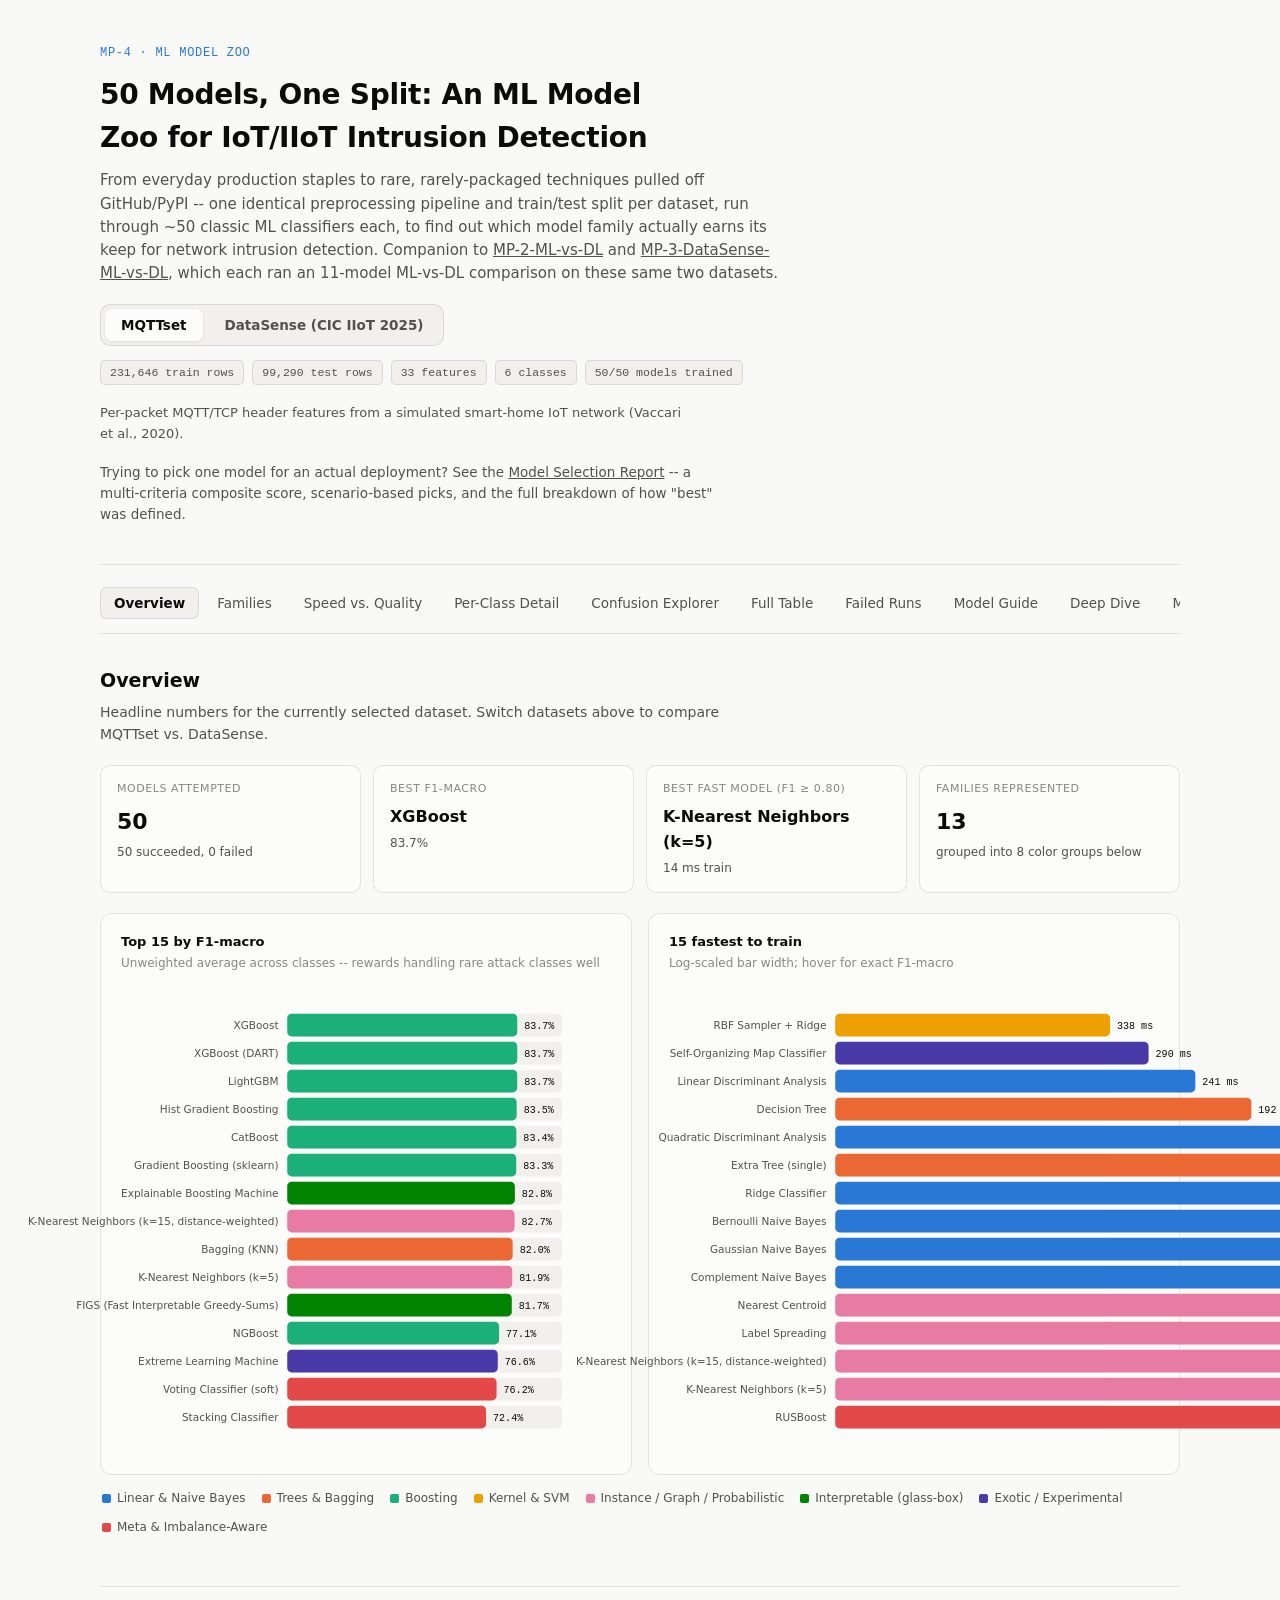
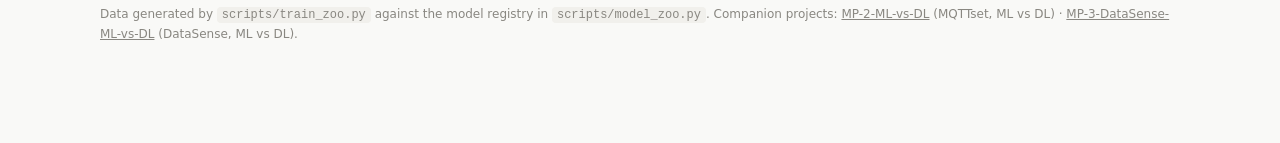
<file: frontend/index.html>
<!doctype html>
<html lang="en">
<head>
<meta charset="utf-8">
<meta name="viewport" content="width=device-width, initial-scale=1">
<title>50 Models, One Split: An ML Model Zoo for IoT/IIoT Intrusion Detection</title>
<link rel="stylesheet" href="styles.css">
</head>
<body>
<div class="wrap">

  <header class="page">
    <p class="eyebrow">MP-4 &middot; ML Model Zoo</p>
    <h1>50 Models, One Split: An ML Model Zoo for IoT/IIoT Intrusion Detection</h1>
    <p class="subtitle">
      From everyday production staples to rare, rarely-packaged techniques pulled off GitHub/PyPI --
      one identical preprocessing pipeline and train/test split per dataset, run through ~50 classic ML
      classifiers each, to find out which model family actually earns its keep for network intrusion
      detection. Companion to <a href="https://theaaryanprakash.github.io/MP-2-ML-vs-DL/" target="_blank" rel="noopener">MP-2-ML-vs-DL</a>
      and <a href="https://theaaryanprakash.github.io/MP-3-DataSense-ML-vs-DL/" target="_blank" rel="noopener">MP-3-DataSense-ML-vs-DL</a>,
      which each ran an 11-model ML-vs-DL comparison on these same two datasets.
    </p>
    <div class="dataset-switch" id="dataset-switch"></div>
    <div class="meta-row" id="meta-row" style="margin-top:14px;"></div>
    <p class="subtitle" id="dataset-note" style="font-size:13px;"></p>
    <p class="subtitle" style="font-size:13.5px;">
      Trying to pick one model for an actual deployment? See the
      <a href="model-selection.html">Model Selection Report</a> -- a multi-criteria composite score,
      scenario-based picks, and the full breakdown of how "best" was defined.
    </p>
  </header>

  <nav class="tabs">
    <button class="active" data-target="view-overview">Overview</button>
    <button data-target="view-families">Families</button>
    <button data-target="view-scatter">Speed vs. Quality</button>
    <button data-target="view-perclass">Per-Class Detail</button>
    <button data-target="view-confusion">Confusion Explorer</button>
    <button data-target="view-table">Full Table</button>
    <button data-target="view-failed">Failed Runs</button>
    <button data-target="view-guide">Model Guide</button>
    <button data-target="view-deepdive">Deep Dive</button>
    <button data-target="view-methodology">Methodology</button>
  </nav>

  <section class="view active" id="view-overview">
    <h2>Overview</h2>
    <p class="section-note">Headline numbers for the currently selected dataset. Switch datasets above to compare MQTTset vs. DataSense.</p>
    <div class="stat-grid" id="overview-stats" style="margin-bottom:20px;"></div>
    <div class="chart-grid">
      <div class="card" id="panel-top-f1"></div>
      <div class="card" id="panel-top-speed"></div>
    </div>
    <div class="legend" id="overview-legend"></div>
  </section>

  <section class="view" id="view-families">
    <h2>Family Comparison</h2>
    <p class="section-note">The ~50 models fold into a handful of raw families (linear, tree ensembles, boosting, kernel methods, instance-based, interpretable/glass-box, exotic/experimental, and imbalance-aware ensembles). This view asks: which lineage of technique wins, not just which single model.</p>
    <div class="card" style="margin-bottom:20px;" id="panel-family-best"></div>
    <div class="table-scroll">
      <table>
        <thead><tr><th>Family</th><th>Group</th><th># Models</th><th>Best model</th><th>Best F1-macro</th><th>Family avg F1-macro</th></tr></thead>
        <tbody id="family-table-body"></tbody>
      </table>
    </div>
  </section>

  <section class="view" id="view-scatter">
    <h2>Speed vs. Quality Trade-off</h2>
    <p class="section-note">Train time (log scale) against F1-macro, colored by family group. Toggle families off to isolate a lineage -- useful for judging whether a slow model's accuracy gain is worth the training cost for a real IDS deployment.</p>
    <div class="control-row" id="scatter-filters"></div>
    <div class="card" id="scatter-tradeoff"></div>
    <div class="legend" id="scatter-legend"></div>
  </section>

  <section class="view" id="view-perclass">
    <h2>Per-Class Detail</h2>
    <p class="section-note">Where each model actually struggles. A high overall F1-macro can still hide a model that's blind to the rarest attack class.</p>
    <div class="card" style="overflow-x:auto;" id="heatmap-perclass"></div>
  </section>

  <section class="view" id="view-confusion">
    <h2>Confusion Matrix Explorer</h2>
    <p class="section-note">Pick any successful model to see exactly which classes it confuses for which.</p>
    <div class="control-row">
      <select id="cm-model-select"></select>
    </div>
    <div class="card" style="overflow-x:auto;" id="heatmap-confusion"></div>
  </section>

  <section class="view" id="view-table">
    <h2>Full Table</h2>
    <p class="section-note">Every metric, every attempted model (including failed runs, shown dimmed). Click a column header to sort.</p>
    <div class="table-scroll">
      <table>
        <thead id="full-table-head"></thead>
        <tbody id="full-table-body"></tbody>
      </table>
    </div>
  </section>

  <section class="view" id="view-failed">
    <h2>Failed Runs</h2>
    <p class="section-note">Not every rare GitHub package survives contact with a 6-8 class, tens-of-thousands-of-rows dataset. Reported here rather than silently dropped, in the interest of an honest accounting of what "trying 50 models" actually looks like.</p>
    <div id="failed-runs-content"></div>
  </section>

  <section class="view" id="view-guide">
    <h2>Model Guide</h2>
    <p class="section-note">A plain-language card per model, grouped by family, with the exact hyperparameters used.</p>
    <div id="model-cards"></div>
  </section>

  <section class="view" id="view-deepdive">
    <h2>Deep Dive: Feature Selection, Malicious/Benign Detection &amp; Scaling to 40 Lakh Rows</h2>
    <p class="section-note">
      Three questions the leaderboard alone doesn't answer: which features each model family actually
      leans on, how well the zoo separates malicious traffic from benign specifically (not just the
      6-8-way attack-type split), and what would have to change to run this pipeline on a dataset roughly
      12-90x larger than what's here today. Everything below is computed from the same fixed-seed train/test
      split every other tab uses.
    </p>

    <h3 class="subsection-title">Feature selection by model family</h3>
    <p class="section-note">
      One representative model per major family, retrained on the identical split, scored two ways:
      each model's own native importance (impurity-based for trees, |coefficient| for linear, per-feature
      shape function for the glass-box EBM) and model-agnostic permutation importance (how much F1-macro
      drops when a feature is shuffled) on a held-out test subsample -- so families that expose no native
      importance at all (KNN) are still directly comparable to the ones that do.
    </p>
    <div class="chart-grid" id="deepdive-feature-panels"></div>
    <div class="callout wide" style="margin-top:16px;" id="deepdive-feature-note"></div>

    <h3 class="subsection-title">Identifying malicious vs. benign traffic</h3>
    <p class="section-note">
      Every model in the zoo is trained multiclass (attack-type, not just attack/benign), but every
      multiclass confusion matrix already contains the binary answer: collapse every non-benign class into
      "malicious" and every model's existing predictions -- no retraining -- yield a benign-vs-malicious
      verdict. The two numbers that matter operationally for an IDS are false-negative rate (a real attack
      waved through as benign) and false-positive rate (legitimate traffic wrongly blocked).
    </p>
    <div class="stat-grid" id="deepdive-mvb-stats" style="margin-bottom:16px;"></div>
    <div class="card" id="deepdive-mvb-chart"></div>
    <div class="table-scroll" style="margin-top:16px;">
      <table>
        <thead><tr><th>Model</th><th>Family</th><th>Malicious F1</th><th>False Neg. Rate</th><th>False Pos. Rate</th><th>Multiclass F1</th></tr></thead>
        <tbody id="deepdive-mvb-body"></tbody>
      </table>
    </div>
    <p class="section-note" style="margin-top:20px;">
      Which raw features actually separate benign from malicious, independent of any one model, via two
      classic univariate filter-selection methods run directly on the binary-relabeled data: mutual
      information (captures any dependency, linear or not) and the ANOVA F-test (captures linear
      separability). Where the two disagree, non-linear structure is doing the work.
    </p>
    <div class="chart-grid" id="deepdive-mvb-features"></div>

    <h3 class="subsection-title">Scaling to ~40 lakh (4,000,000) row datasets</h3>
    <p class="section-note">
      MQTTset here is 330,936 rows across 33 features; DataSense is 45,055 rows across 109 features -- a
      real deployment target of ~40 lakh rows is roughly 12x and 89x larger, respectively. The zoo's own
      harness already had to answer "what breaks first at scale" to train 50 models on today's data; the
      table below shows what it found, extrapolated to the current dataset's actual numbers.
    </p>
    <div class="table-scroll">
      <table>
        <thead><tr><th>Complexity class</th><th>Example families</th><th>Behavior at current scale</th><th>What happens at ~40 lakh rows</th></tr></thead>
        <tbody id="deepdive-scale-table"></tbody>
      </table>
    </div>
    <div class="callout wide" style="margin-top:16px;">
      <strong>Feature selection first.</strong> The importances above aren't just descriptive -- they're
      a scaling lever. Dropping near-zero-importance features (DataSense's long tail of per-device one-hot
      columns is the obvious target) shrinks memory and training cost linearly, and disproportionately
      helps every distance- or kernel-based method whose cost grows with dimensionality.
    </div>
    <div class="callout wide" style="margin-top:14px;">
      <strong>Favor near-linear-time families.</strong> Histogram-based gradient boosting (XGBoost/hist,
      LightGBM, HistGBM) and bagged trees scale roughly log-linearly and were already the fastest strong
      performers at today's scale. Kernel SVM, Gaussian Process, and graph-based Label Spreading are
      O(n^2)-O(n^3) and needed hard subsample caps (12k / 3k / 5k rows respectively) even at 45k-330k rows
      -- at 4M rows they're not viable at all without a fundamentally different (approximate) formulation.
    </div>
    <div class="callout wide" style="margin-top:14px;">
      <strong>Sample selectively, not blindly.</strong> RUSBoost's naive random undersampling produced the
      worst malicious-detection F1 of any model on both datasets, while LightGBM's GOSS -- which keeps the
      highest-gradient (hardest) examples and subsamples the rest -- stayed competitive with full-data
      boosting. At 4M rows, principled sampling (gradient-based, or stratified to preserve rare attack-class
      ratios) should replace naive random subsampling, not just reduce row count.
    </div>
    <div class="callout wide" style="margin-top:14px;">
      <strong>Inference cost matters as much as training cost.</strong> KNN "trains" in near-zero time
      because it's lazy, but its inference cost scales with the stored training-set size -- already
      ~15-80x slower per sample than XGBoost/HistGBM at today's scale. For a live inline IDS, that gap only
      widens as training data grows toward 4M rows; boosting/tree families keep sub-millisecond inference
      almost independent of n.
    </div>
    <div class="callout wide" style="margin-top:14px;">
      <strong>Don't centralize what doesn't need centralizing.</strong> The survey paper's target
      architecture is federated learning, which is also the natural answer to the memory ceiling: train
      locally per device/site (DataSense is already organized per-device) and aggregate (FedAvg-style)
      rather than materializing 4M rows as one in-memory array on one machine. Where centralized training is
      still needed, mini-batch/<code>partial_fit</code>-capable learners, Parquet/columnar storage over CSV,
      and float32 over float64 keep a single training pass from ever needing the whole dataset resident at
      once.
    </div>
  </section>

  <section class="view" id="view-methodology">
    <h2>Methodology</h2>
    <div class="callout wide" style="margin-bottom:14px;">
      <strong>Same split, every model.</strong> Every model on a given dataset sees the identical
      preprocessed train/test split (reused verbatim from the sibling MP-2/MP-3 repos' <code>preprocess.py</code>),
      so differences in the leaderboard reflect the model, not the data.
    </div>
    <div class="callout wide" style="margin-bottom:14px;">
      <strong>Subsampling for models that don't scale.</strong> Kernel SVMs, Gaussian Processes, graph-based
      Label Spreading, and a few ensemble methods that internally resample per base estimator (Bagging-KNN,
      the imbalanced-learn ensemble family, Stacking) are capped to a fixed-seed random subsample of the
      training set when the full set would make training impractical -- the same approach the sibling
      projects used for kernel SVM. The exact cap used, if any, is recorded per model in the Full Table and
      Model Guide.
    </div>
    <div class="callout wide" style="margin-bottom:14px;">
      <strong>Model coloring.</strong> With ~50 models, a one-hue-per-model scheme is impossible under a
      colorblind-safe categorical palette (the practical ceiling is about 8 distinguishable hues). Every model's
      ~13 raw families instead fold into 8 broader color groups; every chart also direct-labels or tooltips
      the exact model name so color is never the only way to identify a point.
    </div>
    <div class="callout wide" style="margin-bottom:14px;">
      <strong>Two techniques implemented from scratch.</strong> The Extreme Learning Machine and the
      Self-Organizing-Map classifier aren't well-packaged on PyPI for scikit-learn-style multiclass
      classification, so both are small from-scratch implementations (see <code>scripts/custom_models.py</code>)
      rather than a maintained library. Neither is deep learning: the ELM's hidden layer is fixed random
      weights with a closed-form ridge-regression readout (no backpropagation), and the SOM classifier is a
      competitive-learning lookup table, not a differentiable network.
    </div>
    <div class="callout wide">
      <strong>Not every package survived.</strong> Deep Forest / gcForest (the <code>DF21</code> package) has
      no compatible wheel for this environment and was dropped before training started. Standalone
      <code>RuleFit</code> doesn't support multiclass classification at all (neither the standalone package
      nor imodels' version) and was likewise dropped from the registry. Any model that failed <em>during</em>
      training is reported in the Failed Runs tab rather than silently omitted.
    </div>
  </section>

  <footer class="page">
    Data generated by <code>scripts/train_zoo.py</code> against the model registry in
    <code>scripts/model_zoo.py</code>. Companion projects:
    <a href="https://github.com/TheAaryanPrakash/MP-2-ML-vs-DL" target="_blank" rel="noopener">MP-2-ML-vs-DL</a> (MQTTset, ML vs DL) &middot;
    <a href="https://github.com/TheAaryanPrakash/MP-3-DataSense-ML-vs-DL" target="_blank" rel="noopener">MP-3-DataSense-ML-vs-DL</a> (DataSense, ML vs DL).
  </footer>

</div>
<script src="app.js"></script>
</body>
</html>
</file>
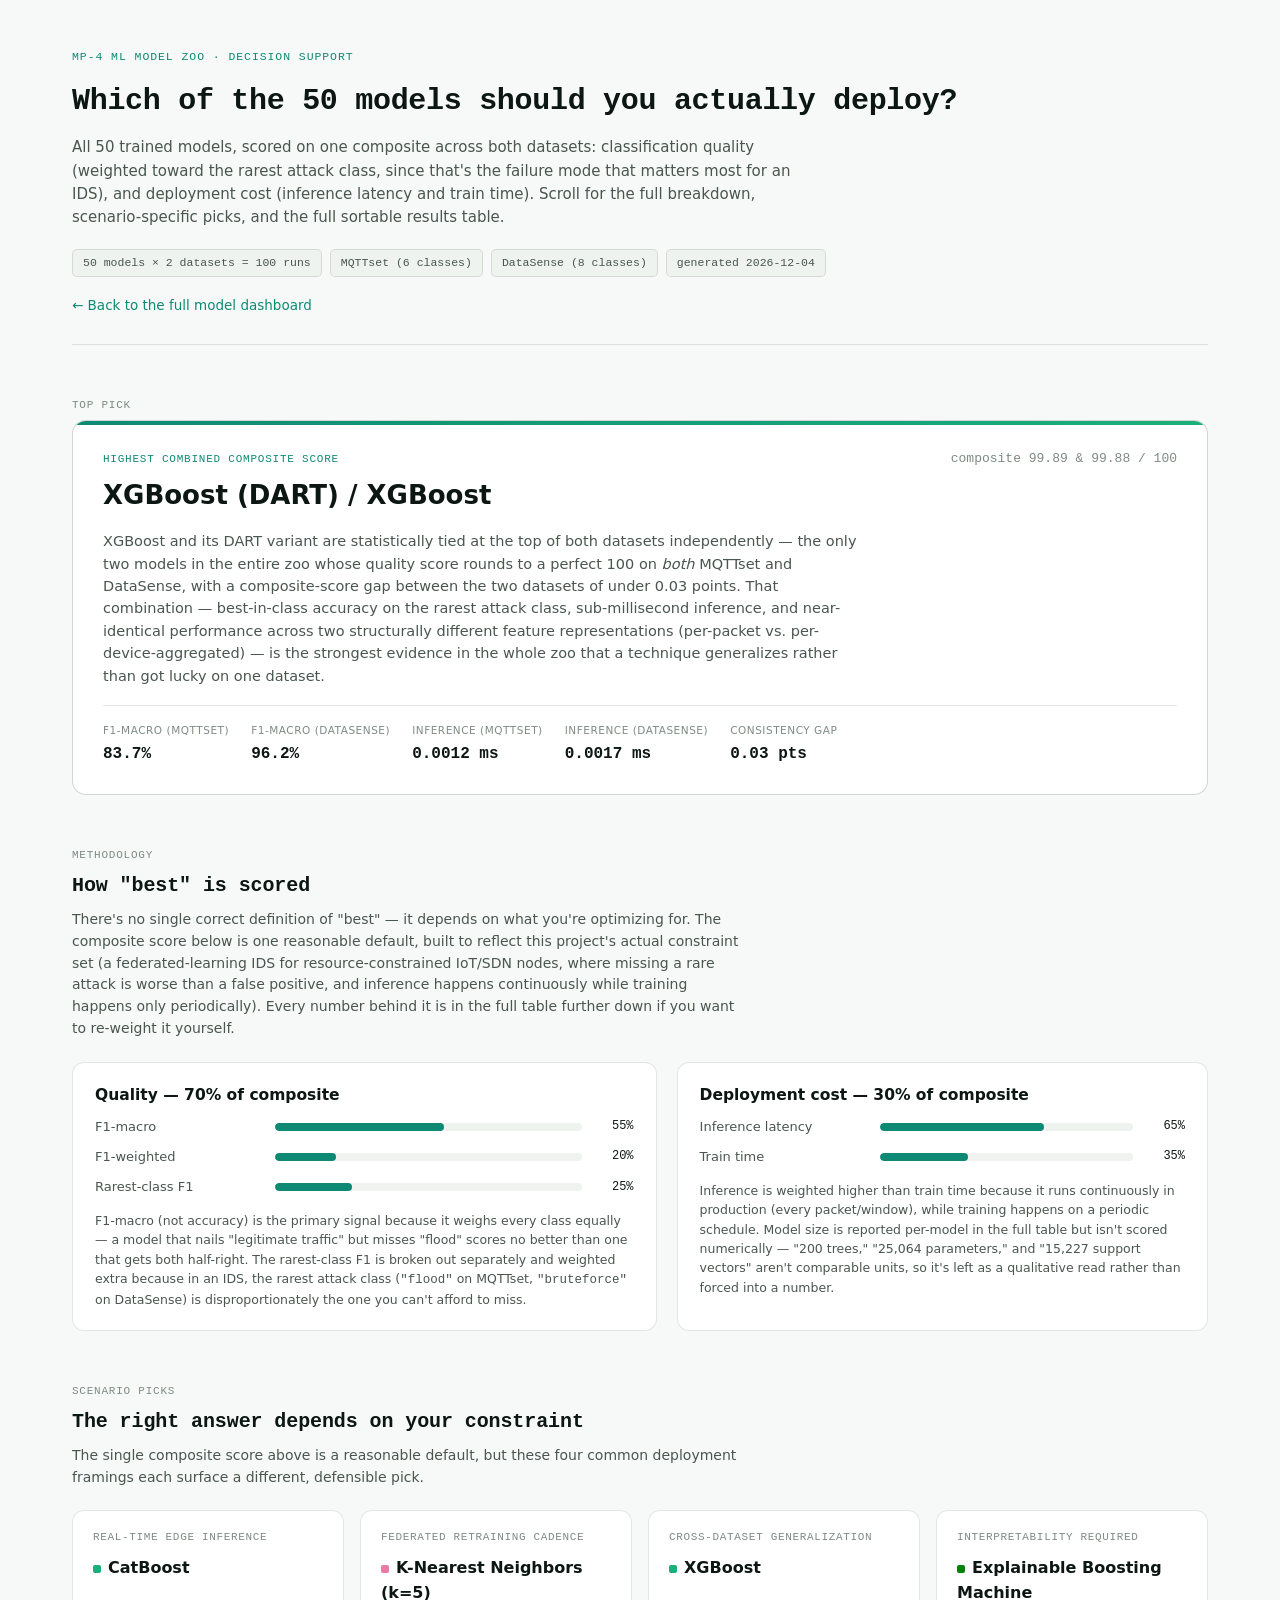
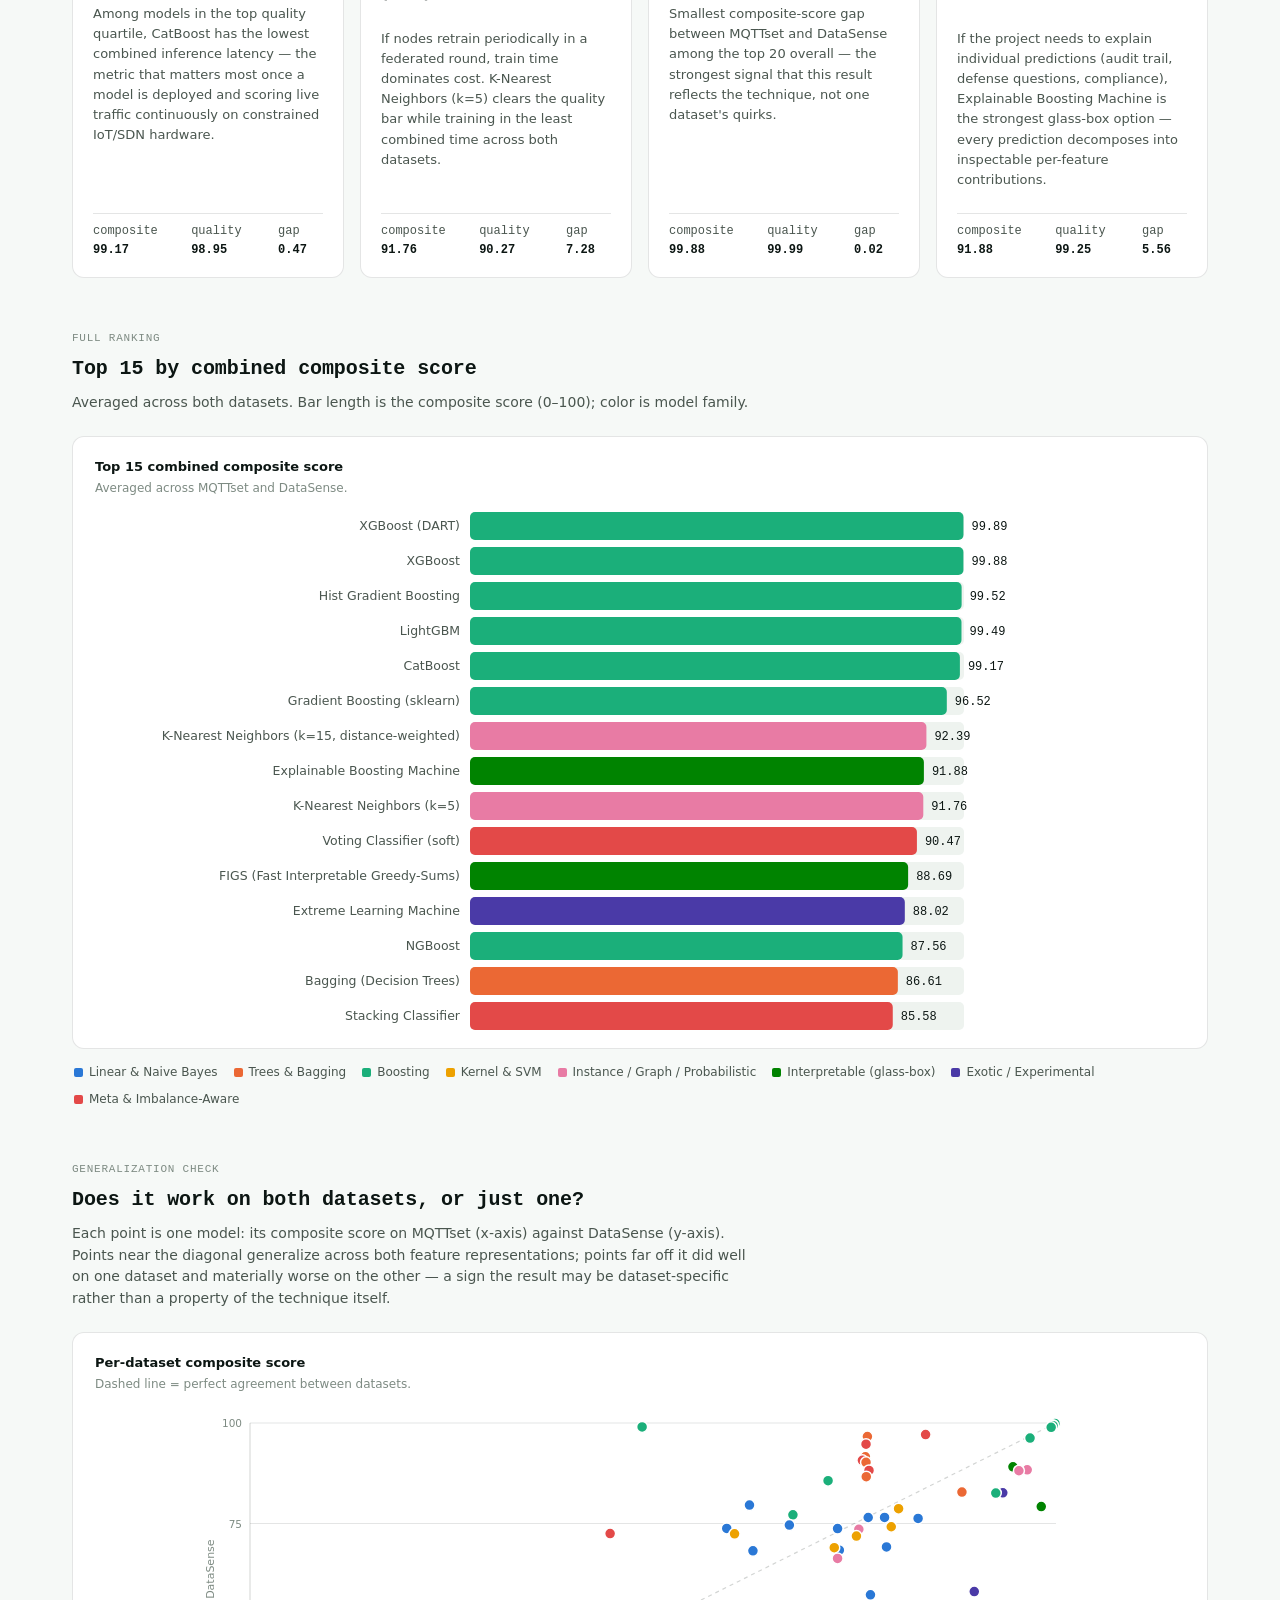
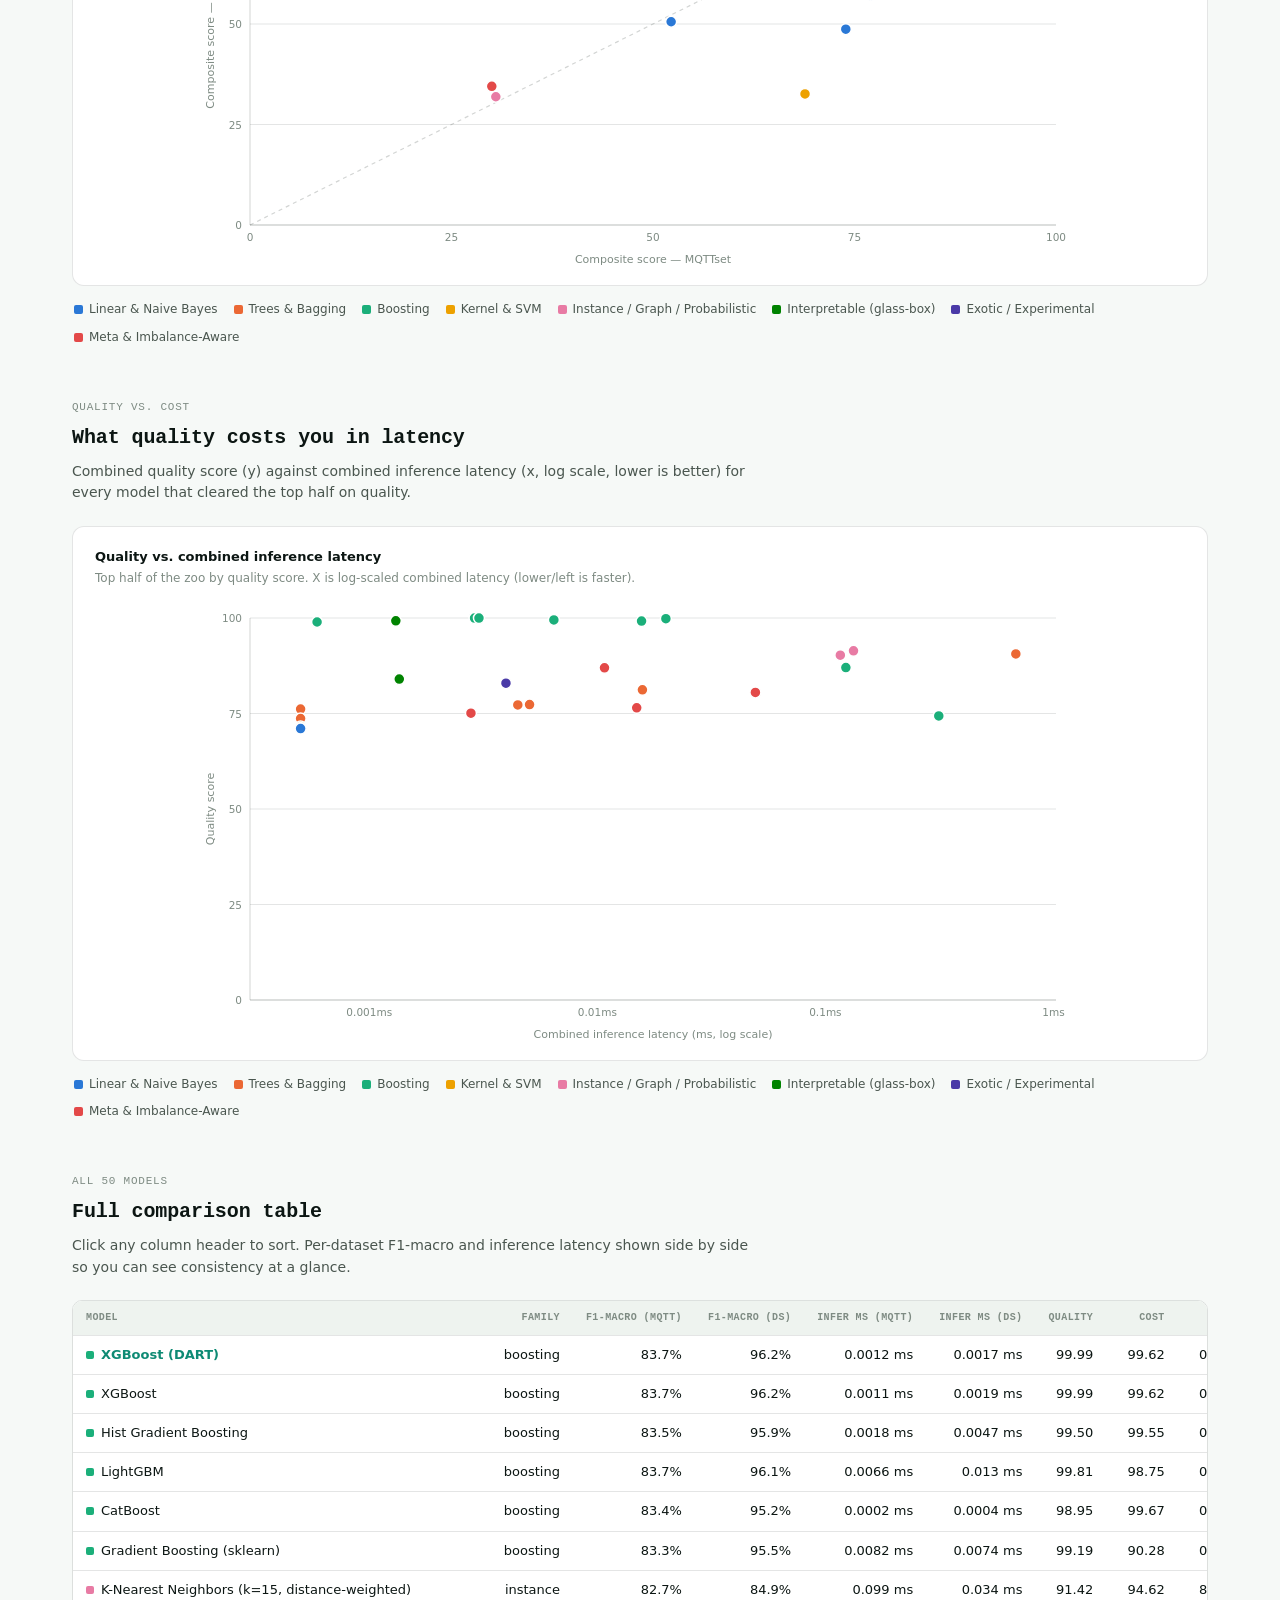
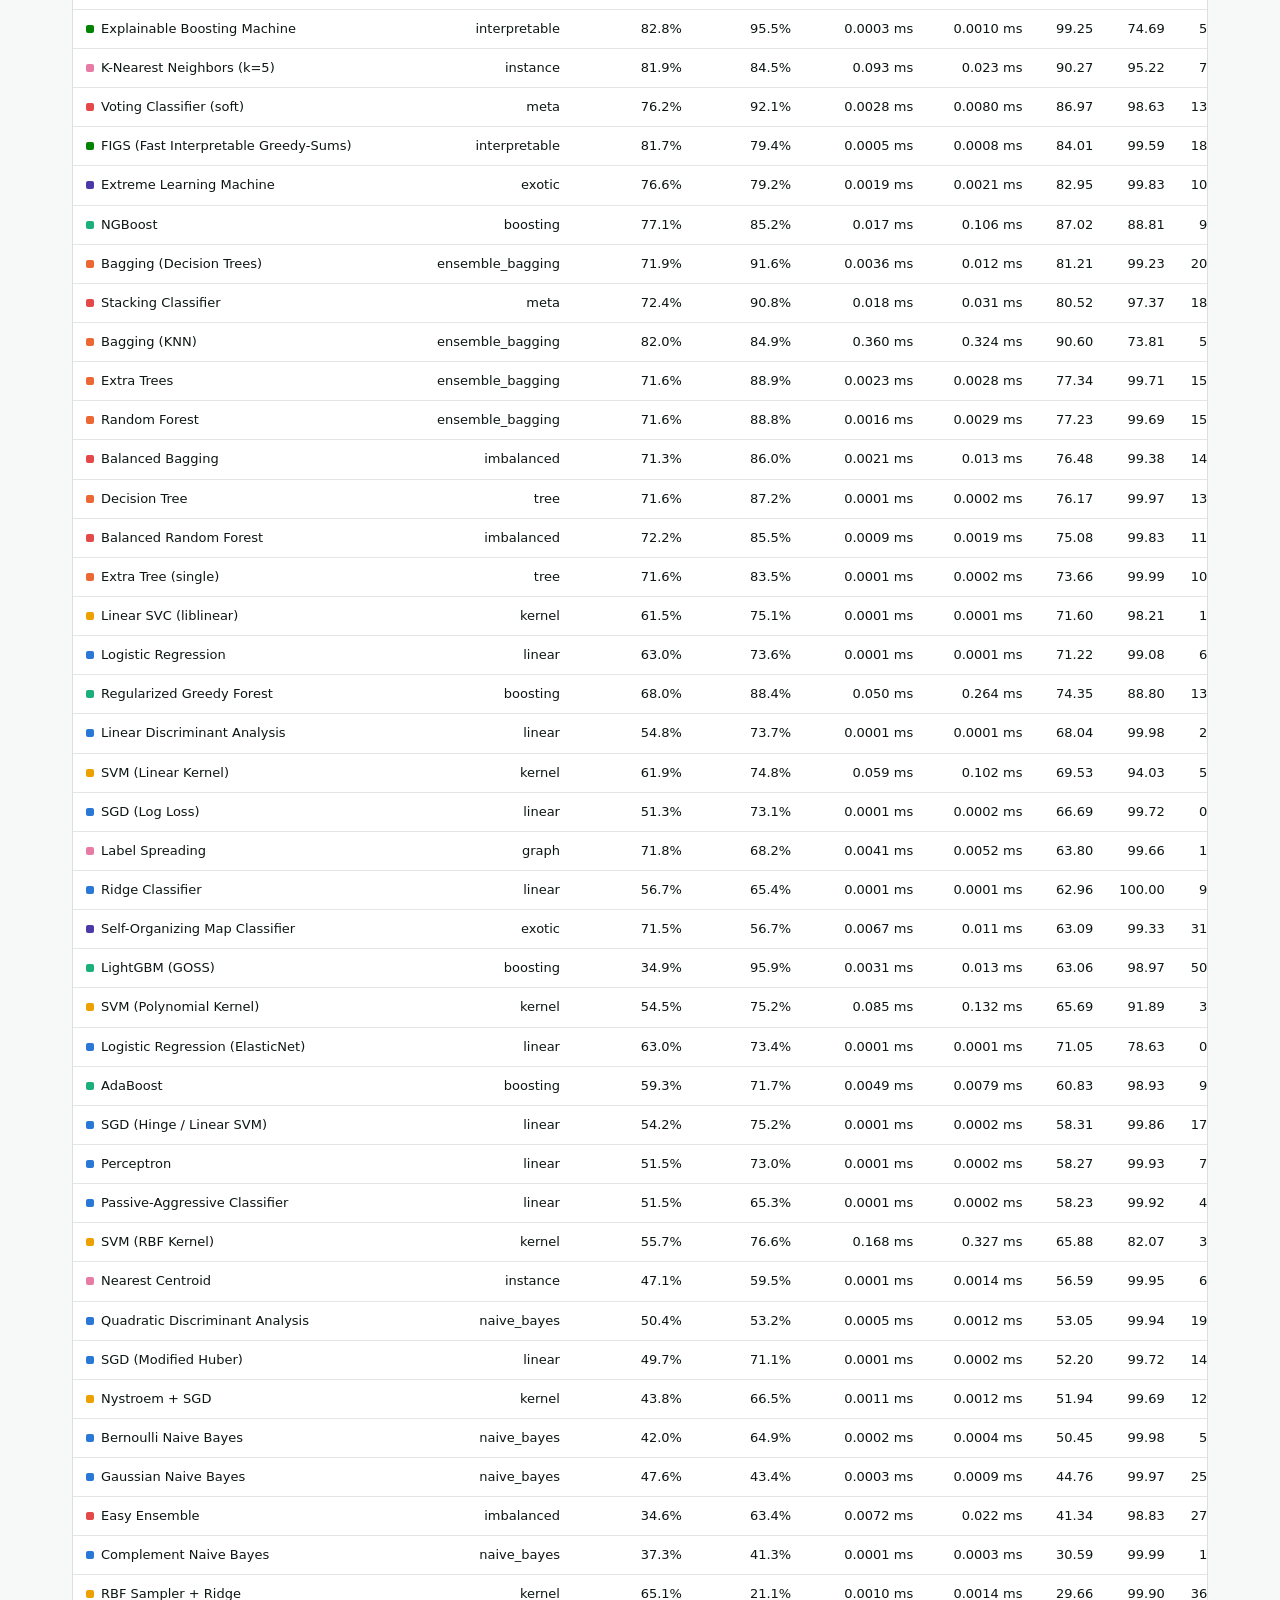
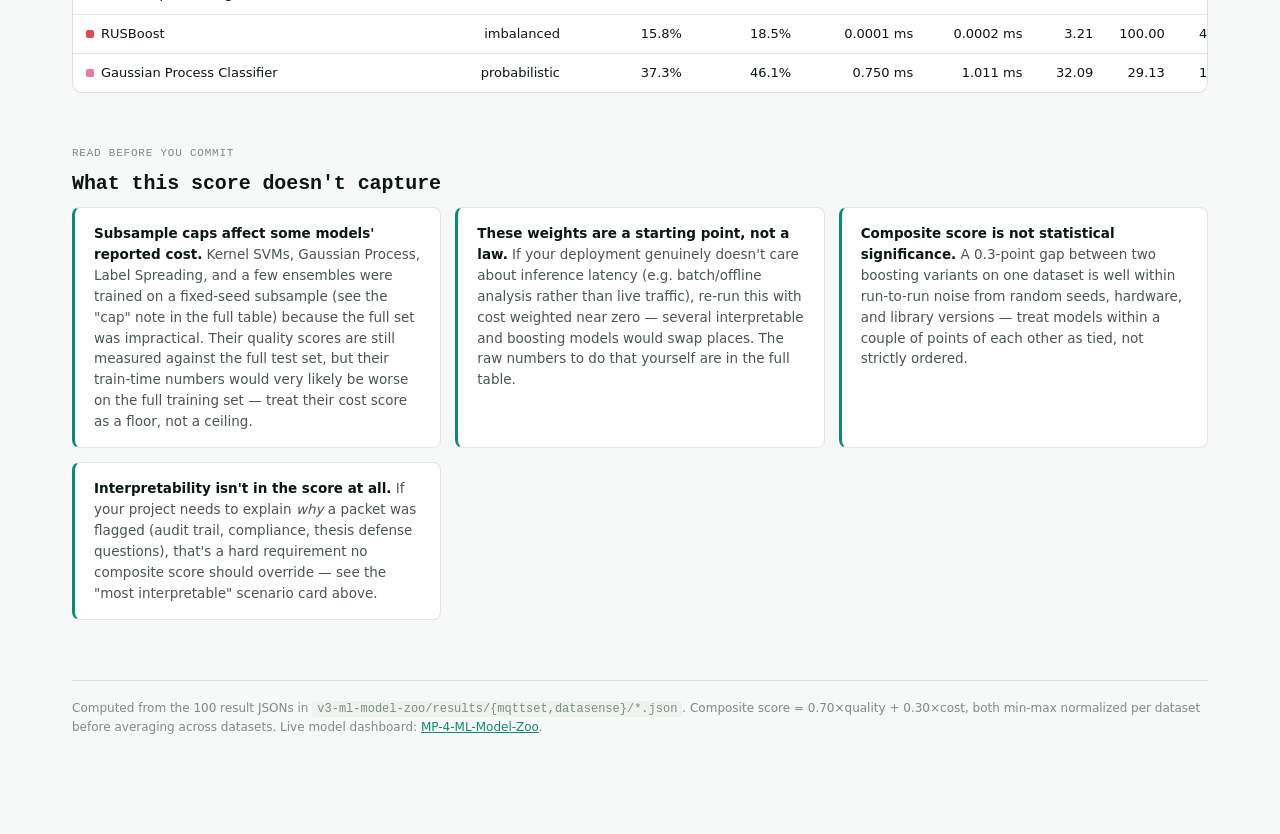
<file: frontend/model-selection.html>
<!doctype html>
<html lang="en">
<head>
<meta charset="utf-8">
<meta name="viewport" content="width=device-width, initial-scale=1">
<title>Model Selection Report -- MP-4 ML Model Zoo</title>
<link rel="stylesheet" href="model-selection.css">
</head>
<body>


<div class="wrap">

  <header class="page">
    <p class="eyebrow">MP-4 ML Model Zoo &middot; Decision Support</p>
    <h1>Which of the 50 models should you actually deploy?</h1>
    <p class="subtitle">
      All 50 trained models, scored on one composite across both datasets: classification quality
      (weighted toward the rarest attack class, since that's the failure mode that matters most for
      an IDS), and deployment cost (inference latency and train time). Scroll for the full breakdown,
      scenario-specific picks, and the full sortable results table.
    </p>
    <div class="meta-row">
      <span>50 models &times; 2 datasets = 100 runs</span>
      <span>MQTTset (6 classes)</span>
      <span>DataSense (8 classes)</span>
      <span id="meta-generated"></span>
    </div>
      <p class="back-link"><a href="index.html">&larr; Back to the full model dashboard</a></p>
  </header>

  <section id="recommendation">
    <p class="section-kicker">Top pick</p>
    <div class="rec-card">
      <div class="rec-top">
        <span class="rec-label">Highest combined composite score</span>
        <span class="rec-score" id="rec-score"></span>
      </div>
      <div class="rec-name" id="rec-name"></div>
      <p class="rec-body">
        XGBoost and its DART variant are statistically tied at the top of both datasets independently
        &mdash; the only two models in the entire zoo whose quality score rounds to a perfect 100 on
        <em>both</em> MQTTset and DataSense, with a composite-score gap between the two datasets of
        under 0.03 points. That combination &mdash; best-in-class accuracy on the rarest attack class,
        sub-millisecond inference, and near-identical performance across two structurally different
        feature representations (per-packet vs. per-device-aggregated) &mdash; is the strongest
        evidence in the whole zoo that a technique generalizes rather than got lucky on one dataset.
      </p>
      <div class="rec-stats" id="rec-stats"></div>
    </div>
  </section>

  <section class="tight" id="methodology">
    <p class="section-kicker">Methodology</p>
    <h2>How "best" is scored</h2>
    <p class="section-note">
      There's no single correct definition of "best" &mdash; it depends on what you're optimizing for.
      The composite score below is one reasonable default, built to reflect this project's actual
      constraint set (a federated-learning IDS for resource-constrained IoT/SDN nodes, where missing a
      rare attack is worse than a false positive, and inference happens continuously while training
      happens only periodically). Every number behind it is in the full table further down if you want
      to re-weight it yourself.
    </p>
    <div class="method-grid">
      <div class="method-card">
        <h3>Quality &mdash; 70% of composite</h3>
        <div class="weight-row"><span class="label">F1-macro</span><div class="weight-bar"><div style="width:55%"></div></div><span class="pct">55%</span></div>
        <div class="weight-row"><span class="label">F1-weighted</span><div class="weight-bar"><div style="width:20%"></div></div><span class="pct">20%</span></div>
        <div class="weight-row"><span class="label">Rarest-class F1</span><div class="weight-bar"><div style="width:25%"></div></div><span class="pct">25%</span></div>
        <p class="section-note" style="margin:14px 0 0;font-size:12.5px;">
          F1-macro (not accuracy) is the primary signal because it weighs every class equally &mdash;
          a model that nails "legitimate traffic" but misses "flood" scores no better than one that
          gets both half-right. The rarest-class F1 is broken out separately and weighted extra
          because in an IDS, the rarest attack class (<code id="rare-mqtt"></code> on MQTTset,
          <code id="rare-ds"></code> on DataSense) is disproportionately the one you can't afford to
          miss.
        </p>
      </div>
      <div class="method-card">
        <h3>Deployment cost &mdash; 30% of composite</h3>
        <div class="weight-row"><span class="label">Inference latency</span><div class="weight-bar"><div style="width:65%"></div></div><span class="pct">65%</span></div>
        <div class="weight-row"><span class="label">Train time</span><div class="weight-bar"><div style="width:35%"></div></div><span class="pct">35%</span></div>
        <p class="section-note" style="margin:14px 0 0;font-size:12.5px;">
          Inference is weighted higher than train time because it runs continuously in production
          (every packet/window), while training happens on a periodic schedule. Model size is
          reported per-model in the full table but isn't scored numerically &mdash; "200 trees,"
          "25,064 parameters," and "15,227 support vectors" aren't comparable units, so it's left as a
          qualitative read rather than forced into a number.
        </p>
      </div>
    </div>
  </section>

  <section id="scenarios">
    <p class="section-kicker">Scenario picks</p>
    <h2>The right answer depends on your constraint</h2>
    <p class="section-note">The single composite score above is a reasonable default, but these four common deployment framings each surface a different, defensible pick.</p>
    <div class="scenario-grid" id="scenario-cards"></div>
  </section>

  <section id="top-ranking">
    <p class="section-kicker">Full ranking</p>
    <h2>Top 15 by combined composite score</h2>
    <p class="section-note">Averaged across both datasets. Bar length is the composite score (0&ndash;100); color is model family.</p>
    <div class="card" id="panel-top-composite"></div>
    <div class="legend" id="composite-legend"></div>
  </section>

  <section id="consistency">
    <p class="section-kicker">Generalization check</p>
    <h2>Does it work on both datasets, or just one?</h2>
    <p class="section-note">
      Each point is one model: its composite score on MQTTset (x-axis) against DataSense (y-axis).
      Points near the diagonal generalize across both feature representations; points far off it did
      well on one dataset and materially worse on the other &mdash; a sign the result may be
      dataset-specific rather than a property of the technique itself.
    </p>
    <div class="card" id="scatter-consistency"></div>
    <div class="legend" id="consistency-legend"></div>
  </section>

  <section id="tradeoff">
    <p class="section-kicker">Quality vs. cost</p>
    <h2>What quality costs you in latency</h2>
    <p class="section-note">Combined quality score (y) against combined inference latency (x, log scale, lower is better) for every model that cleared the top half on quality.</p>
    <div class="card" id="scatter-tradeoff"></div>
    <div class="legend" id="tradeoff-legend"></div>
  </section>

  <section id="full-table">
    <p class="section-kicker">All 50 models</p>
    <h2>Full comparison table</h2>
    <p class="section-note">Click any column header to sort. Per-dataset F1-macro and inference latency shown side by side so you can see consistency at a glance.</p>
    <div class="table-scroll">
      <table>
        <thead id="full-table-head"></thead>
        <tbody id="full-table-body"></tbody>
      </table>
    </div>
  </section>

  <section id="caveats">
    <p class="section-kicker">Read before you commit</p>
    <h2>What this score doesn't capture</h2>
    <div class="callout-grid">
      <div class="callout">
        <strong>Subsample caps affect some models' reported cost.</strong> Kernel SVMs, Gaussian
        Process, Label Spreading, and a few ensembles were trained on a fixed-seed subsample (see
        the "cap" note in the full table) because the full set was impractical. Their quality scores
        are still measured against the full test set, but their train-time numbers would very likely
        be worse on the full training set &mdash; treat their cost score as a floor, not a ceiling.
      </div>
      <div class="callout">
        <strong>These weights are a starting point, not a law.</strong> If your deployment genuinely
        doesn't care about inference latency (e.g. batch/offline analysis rather than live traffic),
        re-run this with cost weighted near zero &mdash; several interpretable and boosting models
        would swap places. The raw numbers to do that yourself are in the full table.
      </div>
      <div class="callout">
        <strong>Composite score is not statistical significance.</strong> A 0.3-point gap between two
        boosting variants on one dataset is well within run-to-run noise from random seeds, hardware,
        and library versions &mdash; treat models within a couple of points of each other as tied, not
        strictly ordered.
      </div>
      <div class="callout">
        <strong>Interpretability isn't in the score at all.</strong> If your project needs to explain
        <em>why</em> a packet was flagged (audit trail, compliance, thesis defense questions), that's
        a hard requirement no composite score should override &mdash; see the "most interpretable"
        scenario card above.
      </div>
    </div>
  </section>

  <footer class="page">
    Computed from the 100 result JSONs in <code>v3-ml-model-zoo/results/{mqttset,datasense}/*.json</code>.
    Composite score = 0.70&times;quality + 0.30&times;cost, both min-max normalized per dataset before
    averaging across datasets. Live model dashboard: <a href="https://theaaryanprakash.github.io/MP-4-ML-Model-Zoo/" target="_blank" rel="noopener">MP-4-ML-Model-Zoo</a>.
  </footer>

</div>
<script>
function renderReport(DATA) {

const combined = DATA.combined; // already sorted by avg_composite desc
const rarest = DATA.rarest;

document.getElementById("rare-mqtt").textContent = '"' + rarest.mqttset + '"';
document.getElementById("rare-ds").textContent = '"' + rarest.datasense + '"';
document.getElementById("meta-generated").textContent = "generated " + new Date().toISOString().slice(0,10);

function cssVar(name) { return getComputedStyle(document.documentElement).getPropertyValue(name).trim(); }
const FAMILY_LABEL = {
  linear: "Linear & Naive Bayes", tree: "Trees & Bagging", boosting: "Boosting", kernel: "Kernel & SVM",
  instance: "Instance / Graph / Probabilistic", interpretable: "Interpretable (glass-box)",
  exotic: "Exotic / Experimental", meta: "Meta & Imbalance-Aware",
};
const FAMILY_GROUP = {
  linear: "linear", naive_bayes: "linear", tree: "tree", ensemble_bagging: "tree",
  boosting: "boosting", kernel: "kernel", instance: "instance", graph: "instance",
  probabilistic: "instance", interpretable: "interpretable", exotic: "exotic",
  meta: "meta", imbalanced: "meta",
};
const GROUP_ORDER = ["linear","tree","boosting","kernel","instance","interpretable","exotic","meta"];
function groupOf(fam) { return FAMILY_GROUP[fam] || "exotic"; }
function colorFor(fam) { return cssVar(`--f-${groupOf(fam)}`); }

const fmtPct = (v) => v.toFixed(1) + "%";
const fmt2 = (v) => Number(v).toFixed(2);
const fmtTime = (s) => (s < 1 ? (s*1000).toFixed(0)+" ms" : s.toFixed(2)+" s");
const fmtMs = (ms) => ms < 0.01 ? ms.toFixed(4)+" ms" : ms.toFixed(3)+" ms";

/* ---- tooltip ---- */
const tooltipEl = document.createElement("div");
tooltipEl.className = "tooltip";
document.body.appendChild(tooltipEl);
function showTooltip(evt, html) { tooltipEl.innerHTML = html; tooltipEl.classList.add("show"); moveTooltip(evt); }
function moveTooltip(evt) {
  const pad = 14; let x = evt.clientX+pad, y = evt.clientY+pad;
  const r = tooltipEl.getBoundingClientRect();
  if (x + r.width > window.innerWidth - 8) x = evt.clientX - r.width - pad;
  if (y + r.height > window.innerHeight - 8) y = evt.clientY - r.height - pad;
  tooltipEl.style.left = x+"px"; tooltipEl.style.top = y+"px";
}
function hideTooltip() { tooltipEl.classList.remove("show"); }

const SVG_NS = "http://www.w3.org/2000/svg";
function svgEl(tag, attrs={}) { const e = document.createElementNS(SVG_NS, tag); for (const [k,v] of Object.entries(attrs)) e.setAttribute(k,v); return e; }

/* ---- recommendation panel ---- */
const topPick = combined[0];
document.getElementById("rec-name").textContent = topPick.name + " / " + combined[1].name;
document.getElementById("rec-score").textContent = `composite ${fmt2(topPick.avg_composite)} & ${fmt2(combined[1].avg_composite)} / 100`;
const recStats = [
  ["F1-macro (MQTTset)", fmtPct(topPick.mqttset.f1_macro*100)],
  ["F1-macro (DataSense)", fmtPct(topPick.datasense.f1_macro*100)],
  ["Inference (MQTTset)", fmtMs(topPick.mqttset.infer_ms)],
  ["Inference (DataSense)", fmtMs(topPick.datasense.infer_ms)],
  ["Consistency gap", fmt2(topPick.consistency_gap) + " pts"],
];
document.getElementById("rec-stats").innerHTML = recStats.map(([k,v]) => `<div class="rec-stat"><div class="k">${k}</div><div class="v">${v}</div></div>`).join("");

/* ---- scenario cards ---- */
function pickBest(list, keyFn, extra) { return list.slice().sort((a,b)=>keyFn(a)-keyFn(b))[0]; }
const qualities = combined.map(r=>r.avg_quality).sort((a,b)=>b-a);
const q75cut = qualities[Math.floor(qualities.length*0.25)];
const hqTier = combined.filter(r => r.avg_quality >= q75cut);

const fastestInfer = hqTier.slice().sort((a,b)=>(a.mqttset.infer_ms+a.datasense.infer_ms)-(b.mqttset.infer_ms+b.datasense.infer_ms))[0];
const fastestTrain = hqTier.slice().sort((a,b)=>(a.mqttset.train_time_sec+a.datasense.train_time_sec)-(b.mqttset.train_time_sec+b.datasense.train_time_sec))[0];
const mostConsistent = combined.slice(0,20).slice().sort((a,b)=>a.consistency_gap-b.consistency_gap)[0];
const interpretable = combined.filter(r => groupOf(r.family) === "interpretable" || r.key === "decision_tree").sort((a,b)=>b.avg_composite-a.avg_composite)[0];

const scenarios = [
  {
    icon: "Real-time edge inference", pick: fastestInfer,
    why: `Among models in the top quality quartile, ${fastestInfer.name} has the lowest combined inference latency &mdash; the metric that matters most once a model is deployed and scoring live traffic continuously on constrained IoT/SDN hardware.`,
  },
  {
    icon: "Federated retraining cadence", pick: fastestTrain,
    why: `If nodes retrain periodically in a federated round, train time dominates cost. ${fastestTrain.name} clears the quality bar while training in the least combined time across both datasets.`,
  },
  {
    icon: "Cross-dataset generalization", pick: mostConsistent,
    why: `Smallest composite-score gap between MQTTset and DataSense among the top 20 overall &mdash; the strongest signal that this result reflects the technique, not one dataset's quirks.`,
  },
  {
    icon: "Interpretability required", pick: interpretable,
    why: `If the project needs to explain individual predictions (audit trail, defense questions, compliance), ${interpretable.name} is the strongest glass-box option &mdash; every prediction decomposes into inspectable per-feature contributions.`,
  },
];
document.getElementById("scenario-cards").innerHTML = scenarios.map(s => `
  <div class="scenario-card">
    <span class="scenario-icon">${s.icon}</span>
    <span class="scenario-pick"><span class="fam-dot" style="background:${colorFor(s.pick.family)}"></span>${s.pick.name}</span>
    <p class="scenario-why">${s.why}</p>
    <div class="scenario-metrics">
      <span>composite <b>${fmt2(s.pick.avg_composite)}</b></span>
      <span>quality <b>${fmt2(s.pick.avg_quality)}</b></span>
      <span>gap <b>${fmt2(s.pick.consistency_gap)}</b></span>
    </div>
  </div>
`).join("");

/* ---- top composite bar panel ---- */
function renderBarPanel(container, {title, sub, items}) {
  container.innerHTML = "";
  const head = document.createElement("div");
  head.innerHTML = `<p class="chart-title">${title}</p><p class="chart-sub">${sub||""}</p>`;
  container.appendChild(head);
  const rowH=28, gap=7, leftLabelW=210, rightPad=56, width=760;
  const plotW = width-leftLabelW-rightPad;
  const height = items.length*(rowH+gap)-gap;
  const svg = svgEl("svg", {viewBox:`0 0 ${width} ${height}`, width:"100%", height, style:"overflow:visible;display:block;"});
  const maxVal = 100;
  items.forEach((item,i) => {
    const y = i*(rowH+gap);
    const barW = Math.max(2, (item.value/maxVal)*plotW);
    const g = svgEl("g", {class:"bar-row"});
    const label = svgEl("text", {x:leftLabelW-10, y:y+rowH/2+4, "text-anchor":"end", "font-size":"12.5"});
    label.textContent = item.label; g.appendChild(label);
    g.appendChild(svgEl("rect", {x:leftLabelW,y,width:plotW,height:rowH,rx:5,fill:cssVar("--surface-2")}));
    g.appendChild(svgEl("rect", {class:"bar",x:leftLabelW,y,width:barW,height:rowH,rx:5,fill:item.color}));
    const val = svgEl("text", {class:"value-label", x:leftLabelW+barW+8, y:y+rowH/2+4, "font-size":"12"});
    val.textContent = fmt2(item.value); g.appendChild(val);
    const hit = svgEl("rect", {class:"hit-target", x:0,y,width,height:rowH});
    g.appendChild(hit);
    g.addEventListener("mousemove",(evt)=>showTooltip(evt, `<div class="t-title">${item.label}</div><div class="t-row"><span>composite</span><span>${fmt2(item.value)}</span></div><div class="t-row"><span>quality</span><span>${fmt2(item.quality)}</span></div><div class="t-row"><span>cost</span><span>${fmt2(item.cost)}</span></div>`));
    g.addEventListener("mouseleave", hideTooltip);
    svg.appendChild(g);
  });
  container.appendChild(svg);
}
renderBarPanel(document.getElementById("panel-top-composite"), {
  title: "Top 15 combined composite score", sub: "Averaged across MQTTset and DataSense.",
  items: combined.slice(0,15).map(r => ({label:r.name, value:r.avg_composite, quality:r.avg_quality, cost:r.avg_cost, color:colorFor(r.family)})),
});
document.getElementById("composite-legend").innerHTML = GROUP_ORDER.map(g=>`<span class="item"><span class="dot" style="background:${cssVar(`--f-${g}`)}"></span>${FAMILY_LABEL[g]}</span>`).join("");

/* ---- consistency scatter ---- */
function renderScatter(container, {points, xLabel, yLabel, title, sub, diagonal}) {
  container.innerHTML = "";
  const head = document.createElement("div");
  head.innerHTML = `<p class="chart-title">${title}</p><p class="chart-sub">${sub||""}</p>`;
  container.appendChild(head);
  const width=880, height=460, padL=50, padR=24, padT=16, padB=42;
  const plotW=width-padL-padR, plotH=height-padT-padB;
  const xMin=0, xMax=100, yMin=0, yMax=100;
  const svg = svgEl("svg", {viewBox:`0 0 ${width} ${height}`, width:"100%", height, style:"overflow:visible;display:block;"});
  for (let g=0; g<=100; g+=25) {
    const y = padT+plotH-(g/100)*plotH;
    svg.appendChild(svgEl("line", {class:"grid-line", x1:padL, x2:width-padR, y1:y, y2:y}));
    const t = svgEl("text", {class:"axis-label", x:padL-8, y:y+4, "text-anchor":"end", "font-size":"10.5"}); t.textContent=g; svg.appendChild(t);
    const x = padL+(g/100)*plotW;
    const tx = svgEl("text", {class:"axis-label", x, y:height-padB+16, "text-anchor":"middle", "font-size":"10.5"}); tx.textContent=g; svg.appendChild(tx);
  }
  svg.appendChild(svgEl("line", {class:"baseline", x1:padL,x2:padL,y1:padT,y2:padT+plotH}));
  svg.appendChild(svgEl("line", {class:"baseline", x1:padL,x2:width-padR,y1:padT+plotH,y2:padT+plotH}));
  if (diagonal) {
    svg.appendChild(svgEl("line", {x1:padL, y1:padT+plotH, x2:padL+plotW, y2:padT, stroke:cssVar("--border-strong"), "stroke-dasharray":"4 4", "stroke-width":1.2}));
  }
  svg.appendChild(Object.assign(svgEl("text",{class:"axis-label",x:padL+plotW/2,y:height-4,"text-anchor":"middle","font-size":"11"}),{textContent:xLabel}));
  svg.appendChild(Object.assign(svgEl("text",{class:"axis-label",x:14,y:padT+plotH/2,"text-anchor":"middle","font-size":"11",transform:`rotate(-90 14 ${padT+plotH/2})`}),{textContent:yLabel}));
  points.forEach(p => {
    const px = padL+((p.x-xMin)/(xMax-xMin))*plotW;
    const py = padT+plotH-((p.y-yMin)/(yMax-yMin))*plotH;
    svg.appendChild(svgEl("circle", {cx:px,cy:py,r:5.5,fill:p.color,stroke:cssVar("--surface"),"stroke-width":1.5}));
    const hit = svgEl("circle", {cx:px,cy:py,r:11,class:"hit-target"});
    hit.addEventListener("mousemove",(evt)=>showTooltip(evt, `<div class="t-title">${p.label}</div><div class="t-row"><span>${xLabel}</span><span>${fmt2(p.x)}</span></div><div class="t-row"><span>${yLabel}</span><span>${fmt2(p.y)}</span></div>`));
    hit.addEventListener("mouseleave", hideTooltip);
    svg.appendChild(hit);
  });
  container.appendChild(svg);
}
renderScatter(document.getElementById("scatter-consistency"), {
  points: combined.map(r => ({x:r.mqttset.composite_score, y:r.datasense.composite_score, label:r.name, color:colorFor(r.family)})),
  xLabel: "Composite score — MQTTset", yLabel: "Composite score — DataSense",
  title: "Per-dataset composite score", sub: "Dashed line = perfect agreement between datasets.", diagonal: true,
});
document.getElementById("consistency-legend").innerHTML = GROUP_ORDER.map(g=>`<span class="item"><span class="dot" style="background:${cssVar(`--f-${g}`)}"></span>${FAMILY_LABEL[g]}</span>`).join("");

/* ---- quality vs cost (latency) scatter, top half by quality ---- */
const topHalf = combined.filter(r => r.avg_quality >= qualities[Math.floor(qualities.length*0.5)]);
function renderLatencyScatter(container) {
  container.innerHTML = "";
  const head = document.createElement("div");
  head.innerHTML = `<p class="chart-title">Quality vs. combined inference latency</p><p class="chart-sub">Top half of the zoo by quality score. X is log-scaled combined latency (lower/left is faster).</p>`;
  container.appendChild(head);
  const width=880, height=440, padL=50, padR=24, padT=16, padB=42;
  const plotW=width-padL-padR, plotH=height-padT-padB;
  const xs = topHalf.map(r => Math.max(r.mqttset.infer_ms+r.datasense.infer_ms, 0.0005));
  const xMin = Math.log10(Math.min(...xs)*0.6), xMax = Math.log10(Math.max(...xs)*1.5);
  const yMin=0, yMax=100;
  const svg = svgEl("svg", {viewBox:`0 0 ${width} ${height}`, width:"100%", height, style:"overflow:visible;display:block;"});
  for (let g=0; g<=100; g+=25) {
    const y = padT+plotH-(g/100)*plotH;
    svg.appendChild(svgEl("line", {class:"grid-line", x1:padL, x2:width-padR, y1:y, y2:y}));
    const t = svgEl("text", {class:"axis-label", x:padL-8, y:y+4, "text-anchor":"end", "font-size":"10.5"}); t.textContent=g; svg.appendChild(t);
  }
  svg.appendChild(svgEl("line", {class:"baseline", x1:padL,x2:padL,y1:padT,y2:padT+plotH}));
  svg.appendChild(svgEl("line", {class:"baseline", x1:padL,x2:width-padR,y1:padT+plotH,y2:padT+plotH}));
  const tickVals=[0.001,0.01,0.1,1,10].filter(v=>Math.log10(v)>=xMin && Math.log10(v)<=xMax);
  tickVals.forEach(v => {
    const x = padL+((Math.log10(v)-xMin)/(xMax-xMin))*plotW;
    const t = svgEl("text", {class:"axis-label", x, y:height-padB+16, "text-anchor":"middle", "font-size":"10.5"}); t.textContent=v+"ms"; svg.appendChild(t);
  });
  svg.appendChild(Object.assign(svgEl("text",{class:"axis-label",x:padL+plotW/2,y:height-4,"text-anchor":"middle","font-size":"11"}),{textContent:"Combined inference latency (ms, log scale)"}));
  svg.appendChild(Object.assign(svgEl("text",{class:"axis-label",x:14,y:padT+plotH/2,"text-anchor":"middle","font-size":"11",transform:`rotate(-90 14 ${padT+plotH/2})`}),{textContent:"Quality score"}));
  topHalf.forEach(r => {
    const xv = Math.max(r.mqttset.infer_ms+r.datasense.infer_ms, 0.0005);
    const px = padL+((Math.log10(xv)-xMin)/(xMax-xMin))*plotW;
    const py = padT+plotH-((r.avg_quality-yMin)/(yMax-yMin))*plotH;
    svg.appendChild(svgEl("circle", {cx:px,cy:py,r:5.5,fill:colorFor(r.family),stroke:cssVar("--surface"),"stroke-width":1.5}));
    const hit = svgEl("circle", {cx:px,cy:py,r:11,class:"hit-target"});
    hit.addEventListener("mousemove",(evt)=>showTooltip(evt, `<div class="t-title">${r.name}</div><div class="t-row"><span>quality</span><span>${fmt2(r.avg_quality)}</span></div><div class="t-row"><span>latency</span><span>${fmtMs(xv)}</span></div>`));
    hit.addEventListener("mouseleave", hideTooltip);
    svg.appendChild(hit);
  });
  container.appendChild(svg);
}
renderLatencyScatter(document.getElementById("scatter-tradeoff"));
document.getElementById("tradeoff-legend").innerHTML = GROUP_ORDER.map(g=>`<span class="item"><span class="dot" style="background:${cssVar(`--f-${g}`)}"></span>${FAMILY_LABEL[g]}</span>`).join("");

/* ---- full table ---- */
let tableSort = {key: "avg_composite", dir: -1};
function buildTable() {
  const cols = [
    ["name","Model"], ["family","Family"],
    ["mqtt_f1","F1-macro (MQTT)"], ["ds_f1","F1-macro (DS)"],
    ["mqtt_infer","Infer ms (MQTT)"], ["ds_infer","Infer ms (DS)"],
    ["avg_quality","Quality"], ["avg_cost","Cost"], ["consistency_gap","Gap"], ["avg_composite","Composite"],
  ];
  const accessors = {
    name: r=>r.name, family: r=>r.family,
    mqtt_f1: r=>r.mqttset.f1_macro, ds_f1: r=>r.datasense.f1_macro,
    mqtt_infer: r=>r.mqttset.infer_ms, ds_infer: r=>r.datasense.infer_ms,
    avg_quality: r=>r.avg_quality, avg_cost: r=>r.avg_cost,
    consistency_gap: r=>r.consistency_gap, avg_composite: r=>r.avg_composite,
  };
  const thead = document.getElementById("full-table-head");
  thead.innerHTML = "<tr>" + cols.map(([key,label]) => `<th class="sortable${tableSort.key===key?" sort-active":""}" data-key="${key}">${label}${tableSort.key===key?(tableSort.dir===1?" ↑":" ↓"):""}</th>`).join("") + "</tr>";
  thead.querySelectorAll("th.sortable").forEach(th => {
    th.addEventListener("click", () => {
      const key = th.dataset.key;
      if (tableSort.key===key) tableSort.dir*=-1; else tableSort={key,dir:-1};
      buildTable();
    });
  });
  const sorted = combined.slice().sort((a,b) => {
    const av = accessors[tableSort.key](a), bv = accessors[tableSort.key](b);
    if (typeof av === "string") return tableSort.dir * bv.localeCompare(av) * -1;
    return tableSort.dir * (bv - av) * -1;
  });
  const tbody = document.getElementById("full-table-body");
  tbody.innerHTML = sorted.map((r,i) => `
    <tr class="${i===0?'rank-1':''}">
      <td><span class="fam-dot" style="background:${colorFor(r.family)}"></span>${r.name}</td>
      <td>${r.family}</td>
      <td>${fmtPct(r.mqttset.f1_macro*100)}</td>
      <td>${fmtPct(r.datasense.f1_macro*100)}</td>
      <td>${fmtMs(r.mqttset.infer_ms)}</td>
      <td>${fmtMs(r.datasense.infer_ms)}</td>
      <td>${fmt2(r.avg_quality)}</td>
      <td>${fmt2(r.avg_cost)}</td>
      <td>${fmt2(r.consistency_gap)}</td>
      <td><strong>${fmt2(r.avg_composite)}</strong></td>
    </tr>`).join("");
}
buildTable();

}

fetch("model-selection-data.json")
  .then((r) => r.json())
  .then(renderReport)
  .catch((err) => {
    document.querySelector(".wrap").innerHTML = `<div class="callout warn wide" style="margin-top:40px;"><strong>Couldn't load model-selection-data.json</strong><br>${err}</div>`;
  });
</script>
</body>
</html>
</file>
<file: frontend/styles.css>
/* ---- tokens ---- */
:root {
  color-scheme: light;
  --page: #f9f9f7;
  --surface: #fcfcfb;
  --surface-2: #f1f0ec;
  --border: rgba(11, 11, 11, 0.10);
  --text: #0b0b0b;
  --text-secondary: #52514e;
  --text-muted: #898781;
  --grid: #e1e0d9;
  --baseline: #c3c2b7;
  --accent: #2a78d6;

  /* model identity: 8 family-GROUP hues (not one per model -- with ~50 models
     a per-model hue is impossible under the CVD-safe categorical cap, so the
     ~13 raw model families fold into 8 broader groups for color; every chart
     also direct-labels/tooltips the exact model name, so color is a secondary
     "which lineage" cue, never the sole identity channel). Fixed order,
     matches the validated default categorical palette. */
  --grp-linear:      #2a78d6; /* blue    -- linear models, naive bayes, discriminant analysis */
  --grp-tree:        #eb6834; /* orange  -- single trees, bagging ensembles (RF, Extra Trees) */
  --grp-boosting:    #1baf7a; /* aqua    -- gradient boosting family (incl. NGBoost, RGF) */
  --grp-kernel:      #eda100; /* yellow  -- SVMs, kernel approximation */
  --grp-instance:    #e87ba4; /* magenta -- KNN, label spreading, Gaussian process */
  --grp-interpretable:   #008300; /* green   -- EBM, FIGS (glass-box models) */
  --grp-exotic:      #4a3aa7; /* violet  -- ELM, SOM (rare/experimental) */
  --grp-meta:        #e34948; /* red     -- voting/stacking, imbalance-aware ensembles */

  --seq-100: #cde2fb; --seq-250: #86b6ef; --seq-400: #3987e5; --seq-550: #1c5cab; --seq-700: #0d366b;

  --good: #0ca30c;
  --warning: #fab219;
  --serious: #ec835a;
  --critical: #d03b3b;

  --sans: system-ui, -apple-system, "Segoe UI", sans-serif;
  --mono: ui-monospace, "SF Mono", Menlo, Consolas, monospace;
}

@media (prefers-color-scheme: dark) {
  :root:where(:not([data-theme="light"])) {
    color-scheme: dark;
    --page: #0d0d0d; --surface: #1a1a19; --surface-2: #212120;
    --border: rgba(255, 255, 255, 0.10);
    --text: #ffffff; --text-secondary: #c3c2b7; --text-muted: #898781;
    --grid: #2c2c2a; --baseline: #383835; --accent: #3987e5;
    --grp-linear: #3987e5; --grp-tree: #d95926; --grp-boosting: #199e70; --grp-kernel: #c98500;
    --grp-instance: #d55181; --grp-interpretable: #008300; --grp-exotic: #9085e9; --grp-meta: #e66767;
    --good: #0ca30c; --warning: #fab219; --serious: #ec835a; --critical: #e66767;
  }
}
:root[data-theme="dark"] {
  color-scheme: dark;
  --page: #0d0d0d; --surface: #1a1a19; --surface-2: #212120;
  --border: rgba(255, 255, 255, 0.10);
  --text: #ffffff; --text-secondary: #c3c2b7; --text-muted: #898781;
  --grid: #2c2c2a; --baseline: #383835; --accent: #3987e5;
  --grp-linear: #3987e5; --grp-tree: #d95926; --grp-boosting: #199e70; --grp-kernel: #c98500;
  --grp-instance: #d55181; --grp-interpretable: #008300; --grp-exotic: #9085e9; --grp-meta: #e66767;
  --good: #0ca30c; --warning: #fab219; --serious: #ec835a; --critical: #e66767;
}
:root[data-theme="light"] {
  color-scheme: light;
  --page: #f9f9f7; --surface: #fcfcfb; --surface-2: #f1f0ec;
  --border: rgba(11, 11, 11, 0.10);
  --text: #0b0b0b; --text-secondary: #52514e; --text-muted: #898781;
  --grid: #e1e0d9; --baseline: #c3c2b7; --accent: #2a78d6;
  --grp-linear: #2a78d6; --grp-tree: #eb6834; --grp-boosting: #1baf7a; --grp-kernel: #eda100;
  --grp-instance: #e87ba4; --grp-interpretable: #008300; --grp-exotic: #4a3aa7; --grp-meta: #e34948;
  --good: #0ca30c; --warning: #fab219; --serious: #ec835a; --critical: #d03b3b;
}

* { box-sizing: border-box; }
html, body { margin: 0; padding: 0; }
body { background: var(--page); color: var(--text); font-family: var(--sans); line-height: 1.55; }
.wrap { max-width: 1120px; margin: 0 auto; padding: 0 20px 100px; }
a { color: inherit; }

/* ---- header ---- */
header.page { padding: 44px 0 22px; border-bottom: 1px solid var(--border); margin-bottom: 8px; }
.eyebrow { font-family: var(--mono); font-size: 12px; letter-spacing: 0.06em; text-transform: uppercase; color: var(--accent); margin: 0 0 10px; }
h1 { font-size: 28px; margin: 0 0 10px; letter-spacing: -0.01em; text-wrap: balance; }
.subtitle { color: var(--text-secondary); font-size: 15px; max-width: 72ch; margin: 0 0 18px; }
.meta-row { display: flex; flex-wrap: wrap; gap: 8px; margin-bottom: 18px; }
.meta-row span { font-family: var(--mono); font-size: 11.5px; color: var(--text-secondary); background: var(--surface-2); border: 1px solid var(--border); padding: 3px 9px; border-radius: 5px; }

/* ---- dataset switcher ---- */
.dataset-switch { display: flex; gap: 6px; background: var(--surface-2); border: 1px solid var(--border); border-radius: 10px; padding: 4px; width: fit-content; margin-bottom: 4px; }
.dataset-switch button { font-family: var(--sans); font-size: 13.5px; font-weight: 600; color: var(--text-secondary); background: transparent; border: none; padding: 8px 16px; border-radius: 7px; cursor: pointer; }
.dataset-switch button.active { background: var(--surface); color: var(--text); box-shadow: 0 1px 3px rgba(0,0,0,0.08); }

/* ---- nav ---- */
nav.tabs { position: sticky; top: 0; z-index: 20; background: var(--page); display: flex; gap: 4px; padding: 14px 0; border-bottom: 1px solid var(--border); margin-bottom: 32px; overflow-x: auto; }
nav.tabs button { font-family: var(--sans); font-size: 13.5px; font-weight: 500; color: var(--text-secondary); background: transparent; border: 1px solid transparent; padding: 7px 13px; border-radius: 7px; cursor: pointer; white-space: nowrap; }
nav.tabs button:hover { background: var(--surface-2); color: var(--text); }
nav.tabs button.active { background: var(--surface-2); color: var(--text); border-color: var(--border); font-weight: 600; }

section.view { display: none; }
section.view.active { display: block; }
section { margin-bottom: 46px; }
h2 { font-size: 19px; margin: 0 0 6px; }
h3.subsection-title { font-size: 15.5px; margin: 34px 0 6px; padding-top: 22px; border-top: 1px solid var(--border); }
h3.subsection-title:first-of-type { margin-top: 20px; padding-top: 0; border-top: none; }
.section-note { color: var(--text-secondary); font-size: 14px; max-width: 74ch; margin: 0 0 20px; }

/* ---- stat tiles ---- */
.stat-grid { display: grid; grid-template-columns: repeat(auto-fit, minmax(150px, 1fr)); gap: 12px; }
.stat-card { background: var(--surface); border: 1px solid var(--border); border-radius: 10px; padding: 14px 16px; }
.stat-card .label { font-size: 11px; text-transform: uppercase; letter-spacing: 0.05em; color: var(--text-muted); margin-bottom: 8px; }
.stat-card .value { font-size: 22px; font-weight: 600; }
.stat-card .value.small { font-size: 16px; }
.stat-card .sub { font-size: 12px; color: var(--text-secondary); margin-top: 4px; }

/* ---- chart shells ---- */
.card { background: var(--surface); border: 1px solid var(--border); border-radius: 12px; padding: 18px 20px 16px; }
.chart-grid { display: grid; grid-template-columns: repeat(auto-fit, minmax(300px, 1fr)); gap: 16px; }
.chart-title { font-size: 13px; font-weight: 600; margin: 0 0 2px; }
.chart-sub { font-size: 12px; color: var(--text-muted); margin: 0 0 12px; }

.legend { display: flex; flex-wrap: wrap; gap: 10px 16px; margin: 14px 2px 0; font-size: 12px; color: var(--text-secondary); }
.legend .item { display: flex; align-items: center; gap: 6px; }
.legend .dot { width: 9px; height: 9px; border-radius: 2px; flex: none; }

svg text { font-family: var(--sans); fill: var(--text-secondary); }
svg .value-label { fill: var(--text); font-family: var(--mono); font-variant-numeric: tabular-nums; }
svg .axis-label { fill: var(--text-muted); }
svg .grid-line { stroke: var(--grid); stroke-width: 1; }
svg .baseline { stroke: var(--baseline); stroke-width: 1; }

.bar-row { position: relative; }
.bar-row:hover rect.bar { filter: brightness(1.08); }
.hit-target { fill: transparent; cursor: pointer; }

.tooltip { position: fixed; pointer-events: none; z-index: 100; background: var(--text); color: var(--page); font-family: var(--mono); font-size: 12px; padding: 7px 10px; border-radius: 7px; max-width: 260px; opacity: 0; transition: opacity 0.08s ease; box-shadow: 0 4px 16px rgba(0,0,0,0.18); }
.tooltip.show { opacity: 1; }
.tooltip .t-title { font-family: var(--sans); font-weight: 600; margin-bottom: 3px; }
.tooltip .t-row { display: flex; justify-content: space-between; gap: 12px; }

/* ---- tables ---- */
.table-scroll { overflow-x: auto; border: 1px solid var(--border); border-radius: 10px; }
table { border-collapse: collapse; width: 100%; font-size: 13px; background: var(--surface); }
th, td { padding: 8px 12px; text-align: right; border-bottom: 1px solid var(--border); font-variant-numeric: tabular-nums; white-space: nowrap; }
th:first-child, td:first-child { text-align: left; font-variant-numeric: normal; }
th.sortable { cursor: pointer; user-select: none; }
th.sortable:hover { color: var(--text); }
th.sort-active { color: var(--text); }
thead th { font-size: 10.5px; text-transform: uppercase; letter-spacing: 0.04em; color: var(--text-muted); font-weight: 600; background: var(--surface-2); }
tbody tr:last-child td { border-bottom: none; }
tbody tr:hover { background: var(--surface-2); }
tr.status-failed { opacity: 0.65; }

/* ---- controls ---- */
.control-row { display: flex; flex-wrap: wrap; align-items: center; gap: 8px; margin-bottom: 16px; }
.control-row select, .control-row button.chip {
  font-family: var(--sans); font-size: 13px; color: var(--text);
  background: var(--surface); border: 1px solid var(--border); border-radius: 7px; padding: 6px 12px;
  cursor: pointer;
}
button.chip { display: inline-flex; align-items: center; gap: 6px; }
button.chip .dot { width: 8px; height: 8px; border-radius: 2px; flex: none; }
button.chip.off { opacity: 0.4; }

/* ---- heatmap ---- */
.heatmap-cell rect { stroke: var(--surface); stroke-width: 2px; }
.heatmap-cell text { font-family: var(--mono); font-size: 11px; font-variant-numeric: tabular-nums; }

/* ---- model explanation cards ---- */
.model-card { background: var(--surface); border: 1px solid var(--border); border-radius: 12px; padding: 18px 20px; }
.model-card-head { display: flex; align-items: center; gap: 10px; margin-bottom: 10px; }
.model-dot { width: 11px; height: 11px; border-radius: 3px; flex: none; }
.model-card h3 { font-size: 15.5px; margin: 0; flex: 1; }
.model-tag { font-family: var(--mono); font-size: 10.5px; text-transform: uppercase; letter-spacing: 0.04em; padding: 2px 7px; border-radius: 5px; color: var(--text-secondary); background: var(--surface-2); }
.model-card p.desc { font-size: 13.5px; color: var(--text-secondary); margin: 0 0 12px; }
.hp-list { display: flex; flex-wrap: wrap; gap: 6px 8px; font-family: var(--mono); font-size: 11px; color: var(--text-muted); }
.hp-list span { background: var(--surface-2); border: 1px solid var(--border); border-radius: 5px; padding: 2px 7px; }
.model-grid { display: grid; grid-template-columns: repeat(auto-fit, minmax(280px, 1fr)); gap: 14px; }
.family-heading { font-size: 12px; font-weight: 700; text-transform: uppercase; letter-spacing: 0.05em; color: var(--text-muted); margin: 26px 0 10px; }
.family-heading:first-child { margin-top: 0; }

/* ---- callout ---- */
.callout { background: var(--surface); border: 1px solid var(--border); border-left: 3px solid var(--accent); border-radius: 8px; padding: 14px 18px; font-size: 14px; color: var(--text-secondary); max-width: 74ch; }
.callout strong { color: var(--text); }
.callout.warn { border-left-color: var(--serious); }
.callout.wide { max-width: none; }

footer.page { margin-top: 50px; padding-top: 18px; border-top: 1px solid var(--border); color: var(--text-muted); font-size: 12px; }
footer.page code { background: var(--surface-2); padding: 1px 5px; border-radius: 4px; font-family: var(--mono); }

.loading-note { color: var(--text-muted); font-size: 13px; padding: 40px 0; text-align: center; }

@media (max-width: 640px) {
  h1 { font-size: 23px; }
  .wrap { padding: 0 14px 80px; }
}
</file>
<file: frontend/model-selection.css>
:root {
  color-scheme: light;
  --bg: #f6f9f7; --surface: #ffffff; --surface-2: #eef3ef;
  --ink: #0c1613; --ink-2: #4a564f; --ink-muted: #7e8b83;
  --border: rgba(12,22,19,0.11); --border-strong: rgba(12,22,19,0.18);
  --accent: #0e8a74; --accent-soft: #e3f3ee; --accent-ink: #ffffff;
  --good: #2e8b3d; --good-soft: #e5f2e6;
  --warning: #9c6a13; --warning-soft: #f7ecd9;
  --critical: #b23434; --critical-soft: #f8e7e6;

  --f-linear: #2a78d6; --f-tree: #eb6834; --f-boosting: #1baf7a; --f-kernel: #eda100;
  --f-instance: #e87ba4; --f-interpretable: #008300; --f-exotic: #4a3aa7; --f-meta: #e34948;

  --mono: ui-monospace, "SF Mono", Menlo, Consolas, monospace;
  --sans: system-ui, -apple-system, "Segoe UI", sans-serif;
}
@media (prefers-color-scheme: dark) {
  :root:where(:not([data-theme="light"])) {
    color-scheme: dark;
    --bg: #0a0f0d; --surface: #101613; --surface-2: #161f1a;
    --ink: #f2f7f4; --ink-2: #b8c4bd; --ink-muted: #7c8b83;
    --border: rgba(255,255,255,0.10); --border-strong: rgba(255,255,255,0.18);
    --accent: #2dd4b8; --accent-soft: rgba(45,212,184,0.13); --accent-ink: #06211c;
    --good: #4fbf68; --good-soft: rgba(79,191,104,0.14);
    --warning: #dba13a; --warning-soft: rgba(219,161,58,0.14);
    --critical: #e5716f; --critical-soft: rgba(229,113,111,0.14);
    --f-linear: #3987e5; --f-tree: #d95926; --f-boosting: #199e70; --f-kernel: #c98500;
    --f-instance: #d55181; --f-interpretable: #22a822; --f-exotic: #9085e9; --f-meta: #e66767;
  }
}
:root[data-theme="dark"] {
  color-scheme: dark;
  --bg: #0a0f0d; --surface: #101613; --surface-2: #161f1a;
  --ink: #f2f7f4; --ink-2: #b8c4bd; --ink-muted: #7c8b83;
  --border: rgba(255,255,255,0.10); --border-strong: rgba(255,255,255,0.18);
  --accent: #2dd4b8; --accent-soft: rgba(45,212,184,0.13); --accent-ink: #06211c;
  --good: #4fbf68; --good-soft: rgba(79,191,104,0.14);
  --warning: #dba13a; --warning-soft: rgba(219,161,58,0.14);
  --critical: #e5716f; --critical-soft: rgba(229,113,111,0.14);
  --f-linear: #3987e5; --f-tree: #d95926; --f-boosting: #199e70; --f-kernel: #c98500;
  --f-instance: #d55181; --f-interpretable: #22a822; --f-exotic: #9085e9; --f-meta: #e66767;
}
:root[data-theme="light"] {
  color-scheme: light;
  --bg: #f6f9f7; --surface: #ffffff; --surface-2: #eef3ef;
  --ink: #0c1613; --ink-2: #4a564f; --ink-muted: #7e8b83;
  --border: rgba(12,22,19,0.11); --border-strong: rgba(12,22,19,0.18);
  --accent: #0e8a74; --accent-soft: #e3f3ee; --accent-ink: #ffffff;
  --good: #2e8b3d; --good-soft: #e5f2e6;
  --warning: #9c6a13; --warning-soft: #f7ecd9;
  --critical: #b23434; --critical-soft: #f8e7e6;
  --f-linear: #2a78d6; --f-tree: #eb6834; --f-boosting: #1baf7a; --f-kernel: #eda100;
  --f-instance: #e87ba4; --f-interpretable: #008300; --f-exotic: #4a3aa7; --f-meta: #e34948;
}

* { box-sizing: border-box; }
html, body { margin: 0; padding: 0; }
body { background: var(--bg); color: var(--ink); font-family: var(--sans); line-height: 1.55; }
.wrap { max-width: 1180px; margin: 0 auto; padding: 0 22px 100px; }
::selection { background: var(--accent-soft); }
a { color: var(--accent); }
code, .mono { font-family: var(--mono); }

/* ---- header ---- */
header.page { padding: 48px 0 28px; border-bottom: 1px solid var(--border); }
.eyebrow { font-family: var(--mono); font-size: 11.5px; letter-spacing: 0.08em; text-transform: uppercase; color: var(--accent); margin: 0 0 12px; }
h1 { font-family: var(--mono); font-size: 30px; font-weight: 700; margin: 0 0 12px; letter-spacing: -0.01em; text-wrap: balance; }
.subtitle { color: var(--ink-2); font-size: 15px; max-width: 76ch; margin: 0 0 20px; }
.meta-row { display: flex; flex-wrap: wrap; gap: 8px; }
.meta-row span { font-family: var(--mono); font-size: 11.5px; color: var(--ink-2); background: var(--surface-2); border: 1px solid var(--border); padding: 4px 10px; border-radius: 5px; }
.back-link { margin: 18px 0 0; font-size: 13.5px; }
.back-link a { color: var(--accent); text-decoration: none; }
.back-link a:hover { text-decoration: underline; }

/* ---- section rhythm ---- */
section { margin: 52px 0; }
section.tight { margin: 36px 0; }
h2 { font-family: var(--mono); font-size: 20px; margin: 0 0 8px; letter-spacing: -0.005em; }
h3 { font-size: 15.5px; margin: 0 0 6px; }
.section-kicker { font-family: var(--mono); font-size: 11px; letter-spacing: 0.07em; text-transform: uppercase; color: var(--ink-muted); margin: 0 0 6px; }
.section-note { color: var(--ink-2); font-size: 14px; max-width: 76ch; margin: 0 0 22px; }

/* ---- recommendation hero ---- */
.rec-card {
  background: var(--surface); border: 1px solid var(--border-strong); border-radius: 14px;
  padding: 28px 30px; position: relative; overflow: hidden;
}
.rec-card::before {
  content: ""; position: absolute; inset: 0 0 auto 0; height: 4px;
  background: linear-gradient(90deg, var(--accent), var(--f-boosting));
}
.rec-top { display: flex; align-items: baseline; justify-content: space-between; gap: 16px; flex-wrap: wrap; margin-bottom: 6px; }
.rec-label { font-family: var(--mono); font-size: 11px; letter-spacing: 0.07em; text-transform: uppercase; color: var(--accent); }
.rec-score { font-family: var(--mono); font-size: 13px; color: var(--ink-muted); }
.rec-name { font-size: 26px; font-weight: 700; margin: 2px 0 12px; text-wrap: balance; }
.rec-body { color: var(--ink-2); font-size: 14.5px; max-width: 82ch; }
.rec-stats { display: flex; flex-wrap: wrap; gap: 22px; margin-top: 18px; padding-top: 16px; border-top: 1px solid var(--border); }
.rec-stat .k { font-size: 10.5px; text-transform: uppercase; letter-spacing: 0.05em; color: var(--ink-muted); margin-bottom: 3px; }
.rec-stat .v { font-family: var(--mono); font-size: 16px; font-weight: 600; font-variant-numeric: tabular-nums; }

/* ---- pills / chips ---- */
.pill { display: inline-flex; align-items: center; gap: 5px; font-family: var(--mono); font-size: 10.5px; padding: 2px 8px; border-radius: 999px; font-weight: 600; }
.pill.good { background: var(--good-soft); color: var(--good); }
.pill.warn { background: var(--warning-soft); color: var(--warning); }
.pill .dot { width: 7px; height: 7px; border-radius: 50%; flex: none; }

/* ---- methodology ---- */
.method-grid { display: grid; grid-template-columns: 1.1fr 1fr; gap: 20px; }
@media (max-width: 780px) { .method-grid { grid-template-columns: 1fr; } }
.method-card { background: var(--surface); border: 1px solid var(--border); border-radius: 12px; padding: 20px 22px; }
.weight-row { display: flex; align-items: center; gap: 12px; margin: 10px 0; font-size: 13px; }
.weight-row .label { width: 168px; flex: none; color: var(--ink-2); }
.weight-bar { flex: 1; height: 8px; background: var(--surface-2); border-radius: 5px; overflow: hidden; }
.weight-bar > div { height: 100%; background: var(--accent); border-radius: 5px; }
.weight-row .pct { font-family: var(--mono); font-size: 12px; width: 40px; text-align: right; font-variant-numeric: tabular-nums; }

/* ---- scenario cards ---- */
.scenario-grid { display: grid; grid-template-columns: repeat(auto-fit, minmax(260px, 1fr)); gap: 16px; }
.scenario-card { background: var(--surface); border: 1px solid var(--border); border-radius: 12px; padding: 18px 20px; display: flex; flex-direction: column; gap: 10px; }
.scenario-icon { font-family: var(--mono); font-size: 11px; letter-spacing: 0.06em; text-transform: uppercase; color: var(--ink-muted); }
.scenario-pick { font-size: 16px; font-weight: 700; }
.scenario-why { font-size: 13px; color: var(--ink-2); flex: 1; }
.scenario-metrics { display: flex; gap: 14px; font-family: var(--mono); font-size: 12px; color: var(--ink-2); padding-top: 8px; border-top: 1px solid var(--border); font-variant-numeric: tabular-nums; }
.scenario-metrics b { color: var(--ink); }

/* ---- chart shells ---- */
.card { background: var(--surface); border: 1px solid var(--border); border-radius: 12px; padding: 20px 22px 18px; }
.chart-grid { display: grid; grid-template-columns: repeat(auto-fit, minmax(320px, 1fr)); gap: 16px; }
.chart-title { font-size: 13px; font-weight: 600; margin: 0 0 2px; }
.chart-sub { font-size: 12px; color: var(--ink-muted); margin: 0 0 14px; }
svg text { font-family: var(--sans); fill: var(--ink-2); }
svg .value-label { fill: var(--ink); font-family: var(--mono); font-variant-numeric: tabular-nums; }
svg .axis-label { fill: var(--ink-muted); }
svg .grid-line { stroke: var(--border); stroke-width: 1; }
svg .baseline { stroke: var(--border-strong); stroke-width: 1; }
.hit-target { fill: transparent; cursor: pointer; }
.bar-row:hover rect.bar { filter: brightness(1.1); }

.legend { display: flex; flex-wrap: wrap; gap: 9px 16px; margin: 14px 2px 0; font-size: 12px; color: var(--ink-2); }
.legend .item { display: flex; align-items: center; gap: 6px; }
.legend .dot { width: 9px; height: 9px; border-radius: 2px; flex: none; }

.tooltip {
  position: fixed; pointer-events: none; z-index: 100; background: var(--ink); color: var(--bg);
  font-family: var(--mono); font-size: 12px; padding: 8px 11px; border-radius: 7px; max-width: 260px;
  opacity: 0; transition: opacity 0.08s ease; box-shadow: 0 8px 24px rgba(0,0,0,0.22);
}
:root[data-theme="dark"] .tooltip, @media (prefers-color-scheme: dark) { }
.tooltip.show { opacity: 1; }
.tooltip .t-title { font-family: var(--sans); font-weight: 600; margin-bottom: 4px; }
.tooltip .t-row { display: flex; justify-content: space-between; gap: 14px; }

/* ---- table ---- */
.table-scroll { overflow-x: auto; border: 1px solid var(--border); border-radius: 10px; }
table { border-collapse: collapse; width: 100%; font-size: 13px; background: var(--surface); }
th, td { padding: 9px 13px; text-align: right; border-bottom: 1px solid var(--border); font-variant-numeric: tabular-nums; white-space: nowrap; }
th:first-child, td:first-child { text-align: left; font-variant-numeric: normal; }
th.sortable { cursor: pointer; user-select: none; }
th.sortable:hover { color: var(--ink); }
th.sort-active { color: var(--accent); }
thead th { font-family: var(--mono); font-size: 10px; text-transform: uppercase; letter-spacing: 0.04em; color: var(--ink-muted); font-weight: 600; background: var(--surface-2); position: sticky; top: 0; }
tbody tr:last-child td { border-bottom: none; }
tbody tr:hover { background: var(--surface-2); }
tbody tr.rank-1 td:first-child { color: var(--accent); font-weight: 700; }
.fam-dot { display: inline-block; width: 8px; height: 8px; border-radius: 2px; margin-right: 7px; }

/* ---- caveats ---- */
.callout { background: var(--surface); border: 1px solid var(--border); border-left: 3px solid var(--accent); border-radius: 8px; padding: 15px 19px; font-size: 13.5px; color: var(--ink-2); }
.callout strong { color: var(--ink); }
.callout-grid { display: grid; grid-template-columns: repeat(auto-fit, minmax(280px,1fr)); gap: 14px; }

footer.page { margin-top: 60px; padding-top: 18px; border-top: 1px solid var(--border); color: var(--ink-muted); font-size: 12px; }
footer.page code { background: var(--surface-2); padding: 1px 5px; border-radius: 4px; }

@media (max-width: 640px) {
  h1 { font-size: 24px; }
  .rec-name { font-size: 21px; }
  .wrap { padding: 0 16px 80px; }
}
</file>
